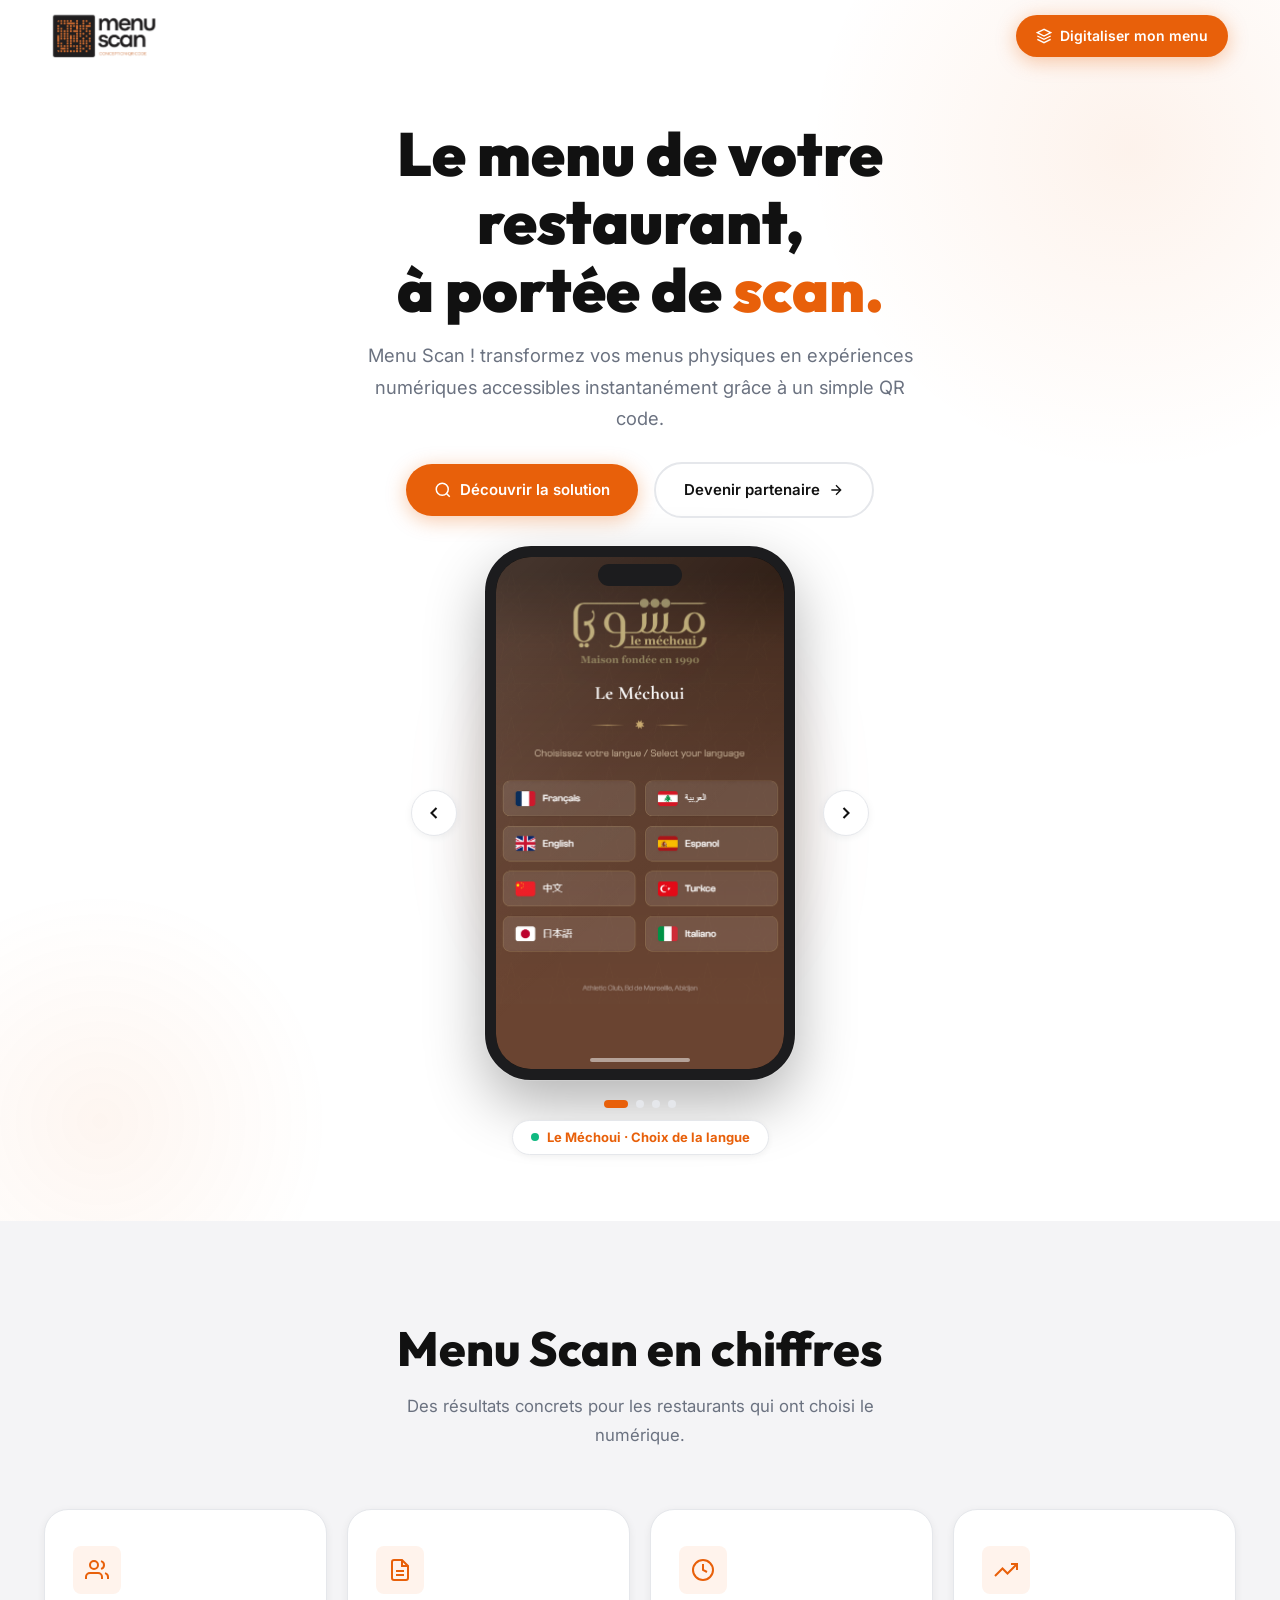
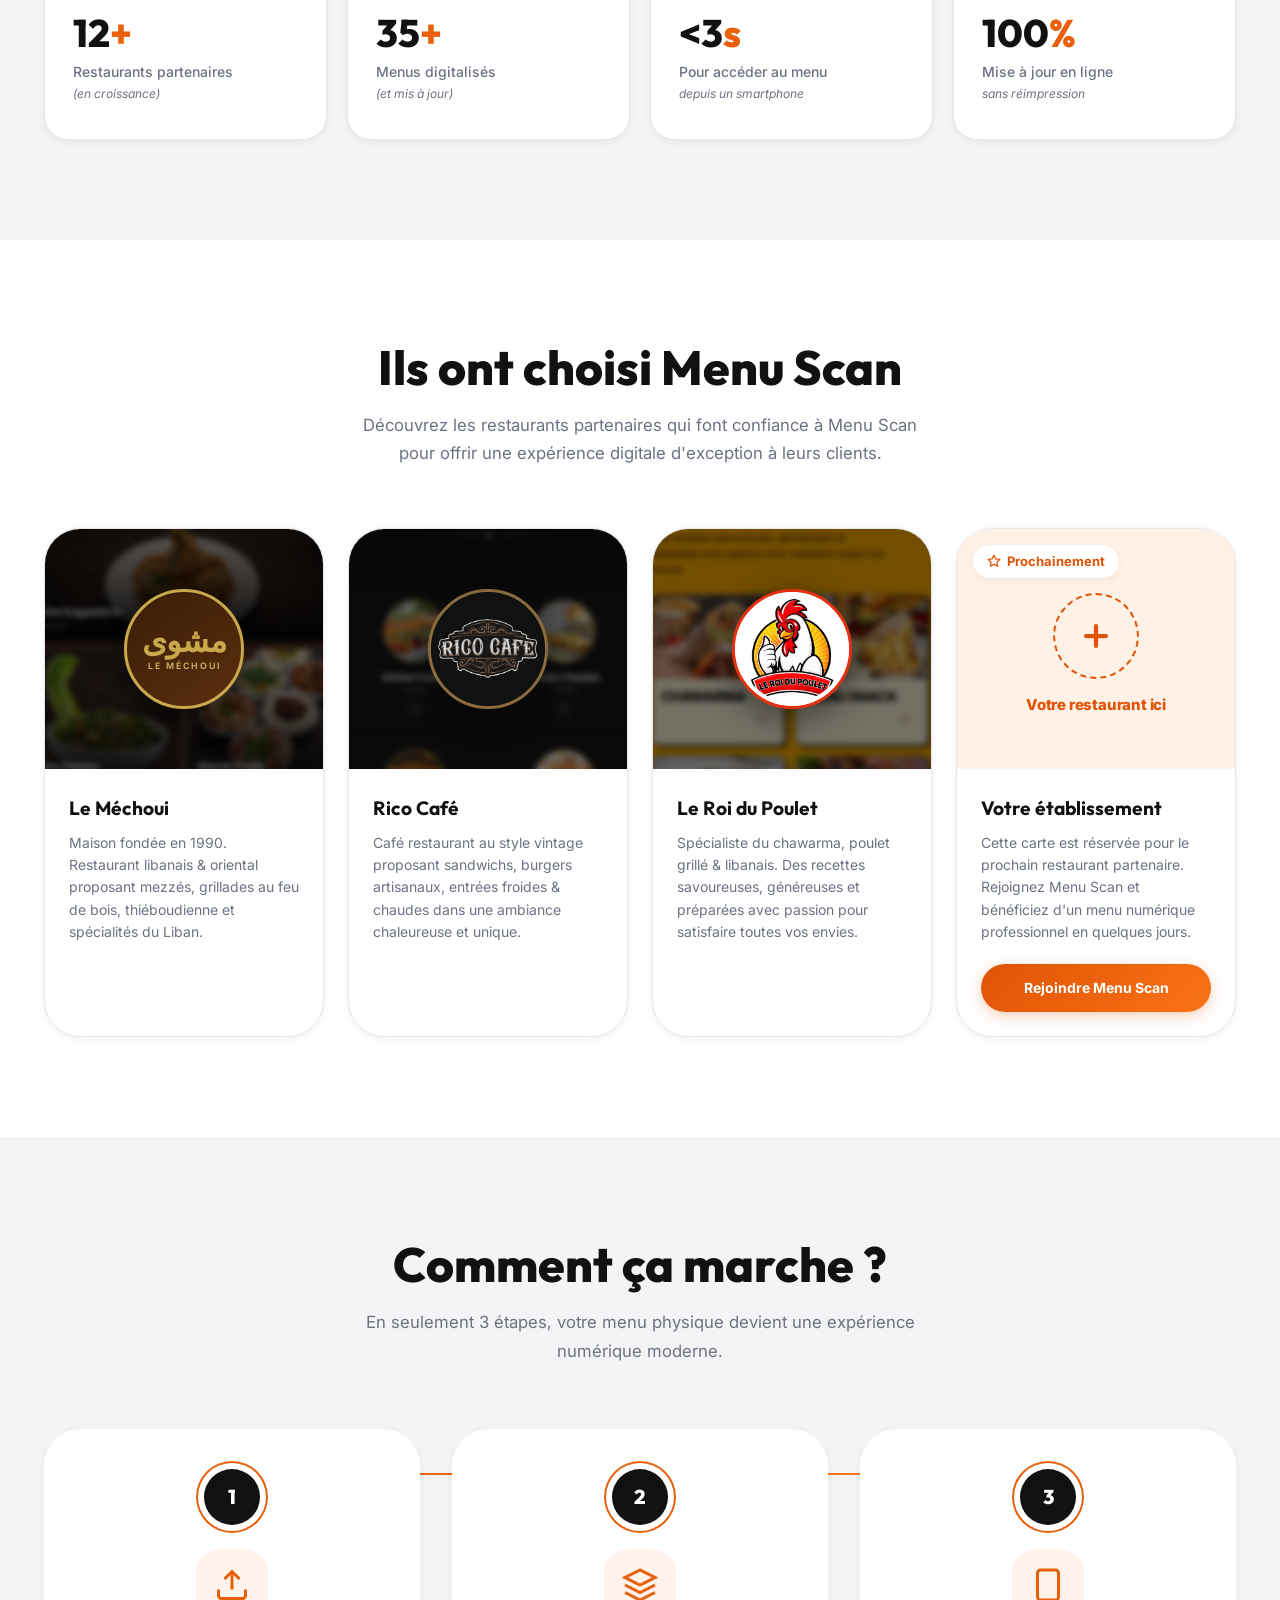
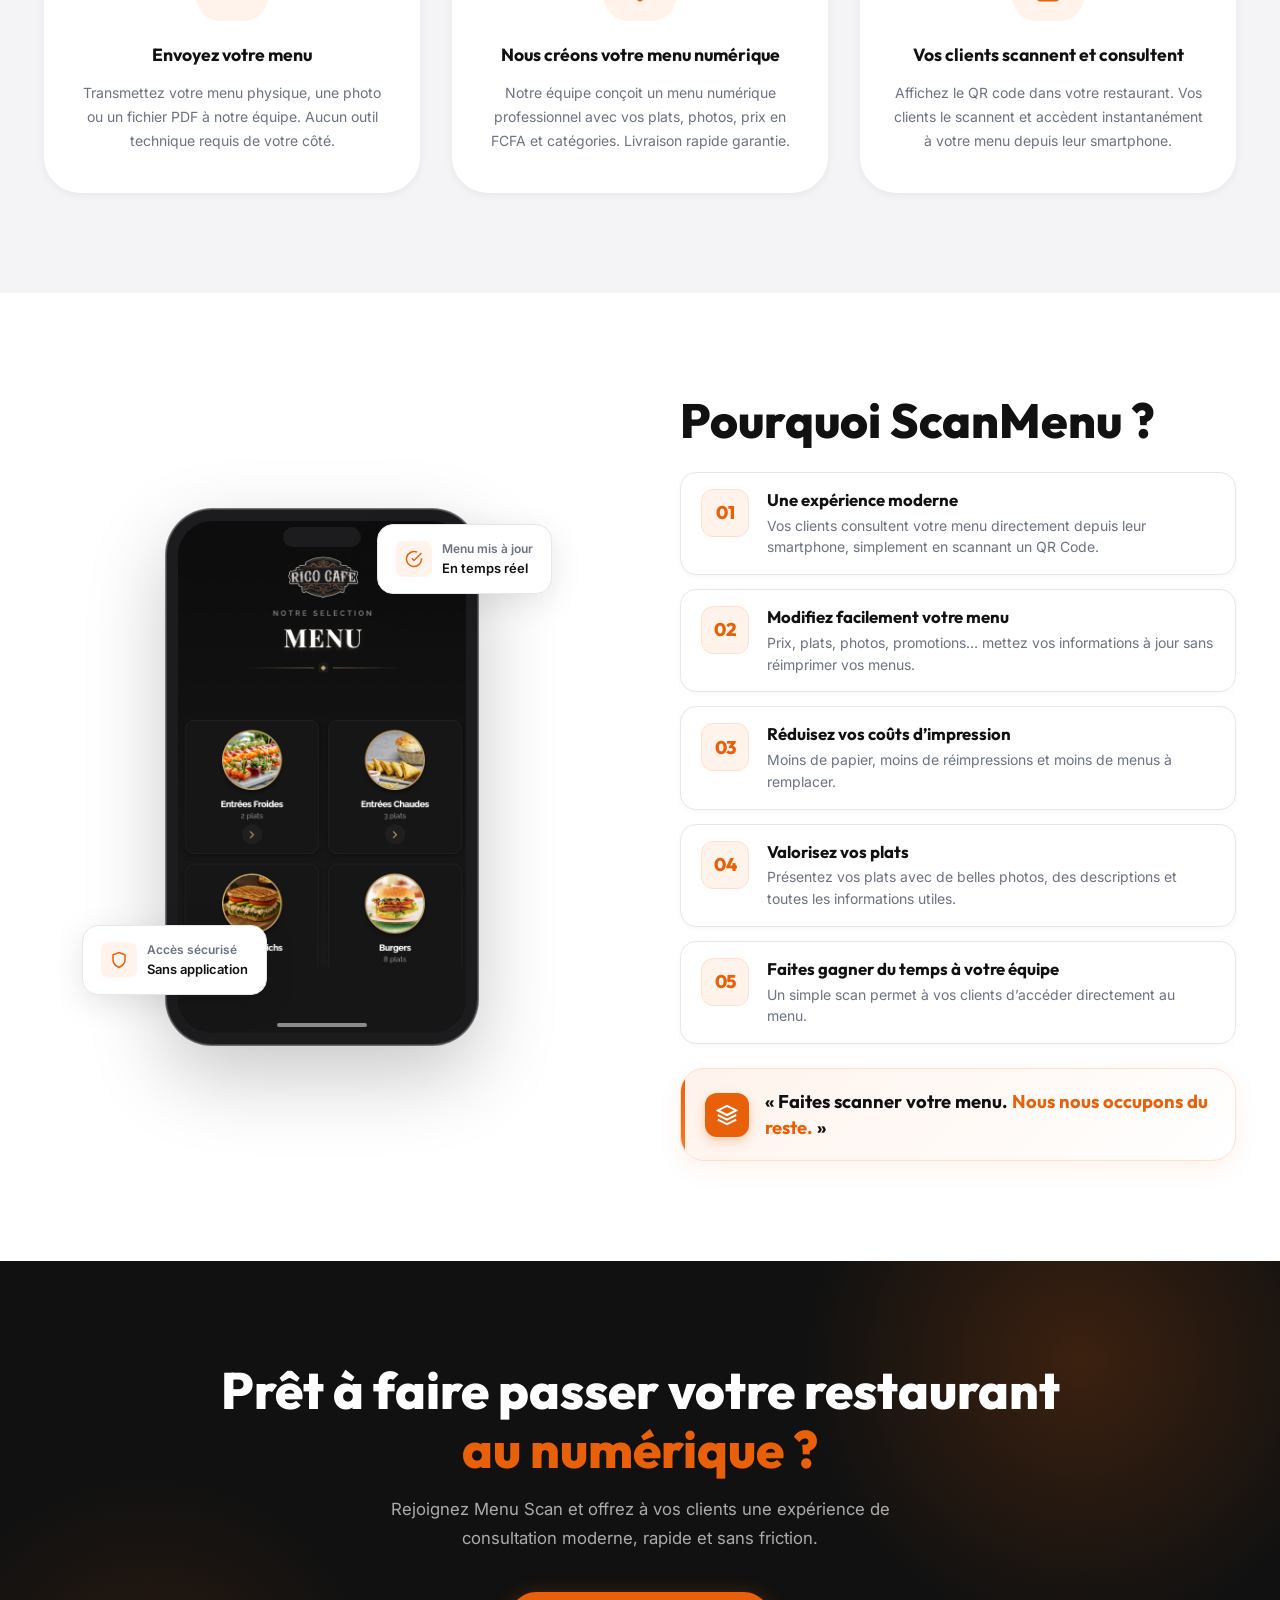
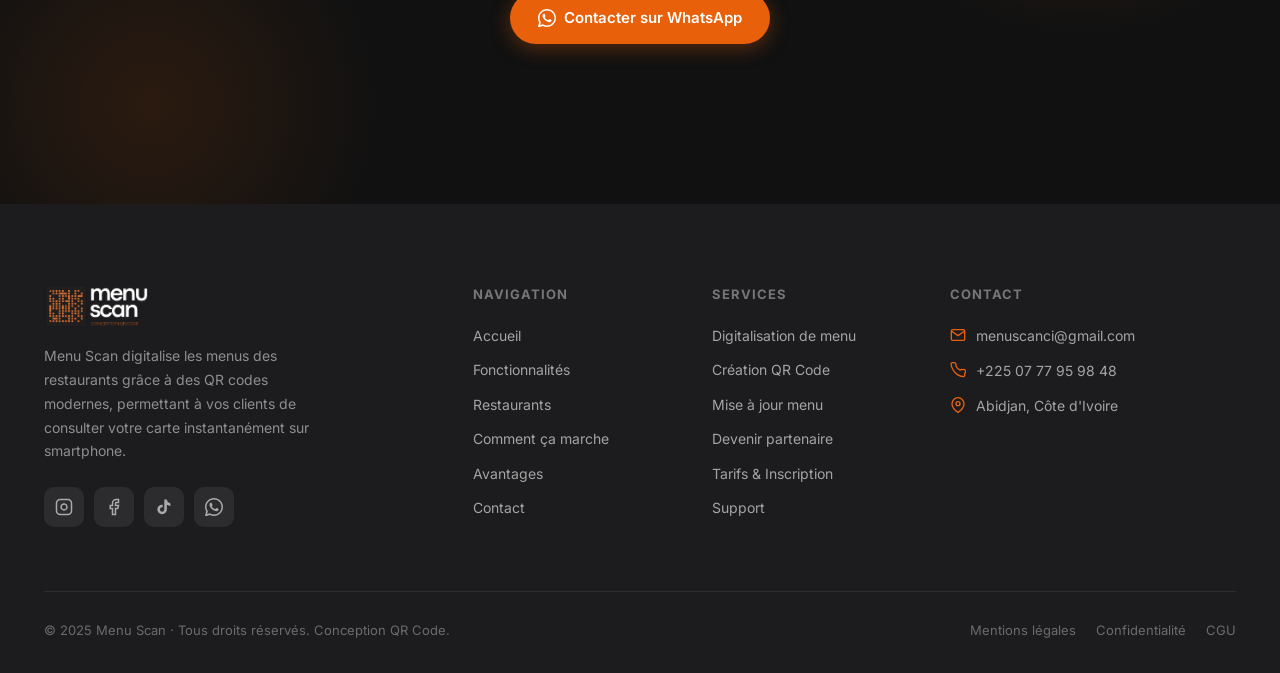
<file: index.html>
<!DOCTYPE html>
<html lang="fr">
<head>
  <meta charset="UTF-8" />
  <meta name="viewport" content="width=device-width, initial-scale=1.0" />
  <title>Menu Scan – Digitalisez le menu de votre restaurant</title>
  <meta name="description" content="Menu Scan transforme vos menus physiques en menus numériques accessibles sur smartphone grâce à un simple QR code. Solution simple, rapide et moderne." />
  <meta name="keywords" content="menu numérique, QR code restaurant, digitalisation menu, menu scan" />
  <link rel="stylesheet" href="style.css" />
  <meta property="og:title" content="Menu Scan – Le menu de votre restaurant, à portée de scan." />
  <meta property="og:description" content="Transformez votre menu physique en expérience numérique accessible instantanément." />
  <meta property="og:type" content="website" />
</head>
<body>

<!-- NAVIGATION -->
<header>
  <nav class="navbar" id="navbar" role="navigation" aria-label="Navigation principale">
    <div class="navbar-inner">
      <a href="#accueil" class="nav-logo" aria-label="Menu Scan – Accueil">
        <img src="images/logo.png" alt="Menu Scan" />
      </a>
      <div class="nav-cta">
        <a href="inscription.html" class="btn btn-primary btn-sm" id="nav-cta-btn">
          <svg width="16" height="16" fill="none" stroke="currentColor" stroke-width="2" viewBox="0 0 24 24"><path d="M12 2L2 7l10 5 10-5-10-5zM2 17l10 5 10-5M2 12l10 5 10-5"/></svg>
          Digitaliser mon menu
        </a>
      </div>
    </div>
  </nav>
</header>

<main>

<section class="hero" id="accueil" aria-label="Section d'accueil">
  <div class="hero-content container">
    <h1 class="hero-title">Le menu de votre restaurant,<br />à portée de <span>scan.</span></h1>
    <p class="hero-subtitle">Menu Scan ! transformez vos menus physiques en expériences numériques accessibles instantanément grâce à un simple QR code.</p>
    <div class="hero-buttons">
      <a href="#comment" class="btn btn-primary" id="hero-discover-btn">
        <svg width="18" height="18" fill="none" stroke="currentColor" stroke-width="2" viewBox="0 0 24 24"><circle cx="11" cy="11" r="8"/><path d="m21 21-4.35-4.35"/></svg>
        Découvrir la solution
      </a>
      <a href="inscription.html" class="btn btn-outline" id="hero-partner-btn">
        Devenir partenaire
        <svg width="16" height="16" fill="none" stroke="currentColor" stroke-width="2" viewBox="0 0 24 24"><path d="M5 12h14M12 5l7 7-7 7"/></svg>
      </a>
    </div>
  </div>

  <!-- Phone Showcase avec présentation animée fluide style PowerPoint des menus de restaurants -->
  <div class="phone-showcase" id="phoneShowcase" aria-label="Présentation interactive des menus de restaurants">
    
    <div class="phone-stage">
      <!-- Bouton navigation précédent -->
      <button class="phone-nav-btn prev" id="phonePrevBtn" aria-label="Menu précédent" title="Menu précédent">
        <svg width="20" height="20" fill="none" stroke="currentColor" stroke-width="2.5" viewBox="0 0 24 24"><path d="M15 18l-6-6 6-6"/></svg>
      </button>

      <!-- Smartphone -->
      <div class="phone-wrapper">
        <div class="phone-ambient-glow" aria-hidden="true"></div>
        <div class="phone-frame">
          <div class="phone-notch"></div>
          <div class="phone-status">
            <span class="time" id="phoneTime">12:45</span>
            <div class="icons">
              <svg fill="none" stroke="currentColor" stroke-width="2" viewBox="0 0 24 24" width="14" height="14"><path d="M5 12.55a11 11 0 0 1 14.08 0M1.42 9a16 16 0 0 1 21.16 0M8.53 16.11a6 6 0 0 1 6.95 0M12 20h.01"/></svg>
              <svg fill="none" stroke="currentColor" stroke-width="2" viewBox="0 0 24 24" width="14" height="14"><rect x="2" y="7" width="18" height="10" rx="2"/><path d="M22 11v2"/></svg>
            </div>
          </div>

          <!-- Écran intérieur du téléphone : diaporama animé des interfaces Le Méchoui -->
          <div class="phone-screen" id="phoneScreen">
            <div class="phone-slide is-active" data-index="0" role="tabpanel" aria-label="Le Méchoui - Choix de la langue">
              <img src="images/menu_mechoui_langues.png" alt="Le Méchoui - Choix de la langue" loading="eager" />
            </div>
            <div class="phone-slide" data-index="1" role="tabpanel" aria-label="Le Méchoui - Accueil & Services">
              <img src="images/menu_mechoui_accueil.png" alt="Le Méchoui - Accueil & Services" loading="lazy" />
            </div>
            <div class="phone-slide" data-index="2" role="tabpanel" aria-label="Le Méchoui - Notre Carte">
              <img src="images/menu_mechoui_carte.png" alt="Le Méchoui - Notre Carte" loading="lazy" />
            </div>
            <div class="phone-slide" data-index="3" role="tabpanel" aria-label="Le Méchoui - Carte des Boissons">
              <img src="images/menu_mechoui_boissons.png" alt="Le Méchoui - Carte des Boissons" loading="lazy" />
            </div>
            <!-- Reflet d'écran haut de gamme -->
            <div class="phone-glare" aria-hidden="true"></div>
          </div>

          <div class="phone-home-indicator"></div>
        </div>
      </div>

      <!-- Bouton navigation suivant -->
      <button class="phone-nav-btn next" id="phoneNextBtn" aria-label="Interface suivante" title="Interface suivante">
        <svg width="20" height="20" fill="none" stroke="currentColor" stroke-width="2.5" viewBox="0 0 24 24"><path d="M9 18l6-6-6-6"/></svg>
      </button>
    </div>

    <!-- Contrôles et indicateur en dessous du smartphone -->
    <div class="phone-bottom-bar">
      <div class="phone-dots" id="phoneDots" role="tablist" aria-label="Navigation des interfaces Le Méchoui">
        <button class="phone-dot active" data-slide="0" role="tab" aria-selected="true" aria-label="Choix de la langue"></button>
        <button class="phone-dot" data-slide="1" role="tab" aria-selected="false" aria-label="Accueil & Menus"></button>
        <button class="phone-dot" data-slide="2" role="tab" aria-selected="false" aria-label="Notre Carte"></button>
        <button class="phone-dot" data-slide="3" role="tab" aria-selected="false" aria-label="Carte des Boissons"></button>
      </div>
      <div class="phone-active-label" id="phoneActiveLabel">
        <span class="live-indicator"></span>
        <strong id="restaurantTitle">Le Méchoui · Choix de la langue</strong>
      </div>
    </div>

  </div>
</section>

<!-- STATS -->
<section class="stats" id="fonctionnalites" aria-label="Chiffres clés">
  <div class="container">
    <div class="text-center reveal" style="margin-bottom:60px">
      <h2 class="section-title">Menu Scan en chiffres</h2>
      <p class="section-subtitle">Des résultats concrets pour les restaurants qui ont choisi le numérique.</p>
    </div>
    <div class="stats-grid">
      <div class="stat-card reveal reveal-delay-1">
        <div class="stat-icon"><svg fill="none" stroke="currentColor" stroke-width="2" viewBox="0 0 24 24"><path d="M17 21v-2a4 4 0 0 0-4-4H5a4 4 0 0 0-4 4v2"/><circle cx="9" cy="7" r="4"/><path d="M23 21v-2a4 4 0 0 0-3-3.87M16 3.13a4 4 0 0 1 0 7.75"/></svg></div>
        <div class="stat-value">12<span>+</span></div>
        <div class="stat-label">Restaurants partenaires<br /><em style="font-size:12px;font-weight:400">(en croissance)</em></div>
      </div>
      <div class="stat-card reveal reveal-delay-2">
        <div class="stat-icon"><svg fill="none" stroke="currentColor" stroke-width="2" viewBox="0 0 24 24"><path d="M14 2H6a2 2 0 0 0-2 2v16a2 2 0 0 0 2 2h12a2 2 0 0 0 2-2V8z"/><polyline points="14 2 14 8 20 8"/><line x1="16" y1="13" x2="8" y2="13"/><line x1="16" y1="17" x2="8" y2="17"/></svg></div>
        <div class="stat-value">35<span>+</span></div>
        <div class="stat-label">Menus digitalisés<br /><em style="font-size:12px;font-weight:400">(et mis à jour)</em></div>
      </div>
      <div class="stat-card reveal reveal-delay-3">
        <div class="stat-icon"><svg fill="none" stroke="currentColor" stroke-width="2" viewBox="0 0 24 24"><circle cx="12" cy="12" r="10"/><polyline points="12 6 12 12 16 14"/></svg></div>
        <div class="stat-value">&lt;3<span>s</span></div>
        <div class="stat-label">Pour accéder au menu<br /><em style="font-size:12px;font-weight:400">depuis un smartphone</em></div>
      </div>
      <div class="stat-card reveal reveal-delay-4">
        <div class="stat-icon"><svg fill="none" stroke="currentColor" stroke-width="2" viewBox="0 0 24 24"><polyline points="23 6 13.5 15.5 8.5 10.5 1 18"/><polyline points="17 6 23 6 23 12"/></svg></div>
        <div class="stat-value">100<span>%</span></div>
        <div class="stat-label">Mise à jour en ligne<br /><em style="font-size:12px;font-weight:400">sans réimpression</em></div>
      </div>
    </div>
  </div>
</section>

<!-- PARTNERS -->
<section class="partners" id="partenaires" aria-label="Restaurants partenaires">
  <div class="container">
    <div class="partners-header text-center reveal">
      <h2 class="section-title">Ils ont choisi Menu Scan</h2>
      <p class="section-subtitle">Découvrez les restaurants partenaires qui font confiance à Menu Scan pour offrir une expérience digitale d'exception à leurs clients.</p>
    </div>
    <div class="partners-grid">

      <!-- Le Méchoui -->
      <article class="partner-card reveal reveal-delay-1">
        <div class="partner-card-image partner-mechoui-bg">
          <div class="partner-logo-overlay">
            <img src="images/menu_mechoui.png" alt="Menu Le Méchoui" loading="lazy" class="partner-bg-img" />
          </div>
          <div class="partner-logo-badge">
            <div class="partner-logo-circle mechoui-logo">
              <span class="partner-logo-text mechoui-text">مشوى</span>
              <span class="partner-logo-sub">le méchoui</span>
            </div>
          </div>

        </div>
        <div class="partner-card-body">
          <h3 class="partner-card-name">Le Méchoui</h3>
          <p class="partner-card-desc">Maison fondée en 1990. Restaurant libanais & oriental proposant mezzés, grillades au feu de bois, thiéboudienne et spécialités du Liban.</p>
        </div>
      </article>

      <!-- Rico Café -->
      <article class="partner-card reveal reveal-delay-2">
        <div class="partner-card-image partner-rico-bg">
          <div class="partner-logo-overlay">
            <img src="images/menu_rico.png" alt="Menu Rico Café" loading="lazy" class="partner-bg-img" />
          </div>
          <div class="partner-logo-badge">
            <div class="partner-logo-circle rico-logo">
              <img src="images/logo_rico_cafe.webp" alt="Logo Rico Café" loading="lazy" />
            </div>
          </div>


        </div>
        <div class="partner-card-body">
          <h3 class="partner-card-name">Rico Café</h3>
          <p class="partner-card-desc">Café restaurant au style vintage proposant sandwichs, burgers artisanaux, entrées froides & chaudes dans une ambiance chaleureuse et unique.</p>
        </div>
      </article>

      <!-- Le Roi du Poulet -->
      <article class="partner-card reveal reveal-delay-3">
        <div class="partner-card-image partner-roi-bg">
          <div class="partner-logo-overlay">
            <img src="images/menu_roi_poulet.png" alt="Menu Le Roi du Poulet" loading="lazy" class="partner-bg-img" />
          </div>
          <div class="partner-logo-badge">
            <div class="partner-logo-circle roi-logo">
              <img src="images/logo_roi_poulet.png" alt="Logo Le Roi du Poulet" loading="lazy" />
            </div>
          </div>

        </div>
        <div class="partner-card-body">
          <h3 class="partner-card-name">Le Roi du Poulet</h3>
          <p class="partner-card-desc">Spécialiste du chawarma, poulet grillé & libanais. Des recettes savoureuses, généreuses et préparées avec passion pour satisfaire toutes vos envies.</p>
        </div>
      </article>

      <!-- Votre établissement (Appel à partenaire) -->
      <article class="partner-card partner-card-cta reveal reveal-delay-4">
        <div class="partner-card-image partner-cta-image">
          <span class="partner-cta-badge">
            <svg width="14" height="14" viewBox="0 0 24 24" fill="none" stroke="currentColor" stroke-width="2.2" stroke-linecap="round" stroke-linejoin="round">
              <polygon points="12 2 15.09 8.26 22 9.27 17 14.14 18.18 21.02 12 17.77 5.82 21.02 7 14.14 2 9.27 8.91 8.26 12 2"/>
            </svg>
            Prochainement
          </span>
          <div class="partner-cta-center">
            <div class="partner-cta-circle">
              <svg width="34" height="34" viewBox="0 0 24 24" fill="none" stroke="currentColor" stroke-width="3" stroke-linecap="round" stroke-linejoin="round">
                <line x1="12" y1="5" x2="12" y2="19"></line>
                <line x1="5" y1="12" x2="19" y2="12"></line>
              </svg>
            </div>
            <span class="partner-cta-text">Votre restaurant ici</span>
          </div>
        </div>
        <div class="partner-card-body">
          <h3 class="partner-card-name">Votre établissement</h3>
          <p class="partner-card-desc">Cette carte est réservée pour le prochain restaurant partenaire. Rejoignez Menu Scan et bénéficiez d'un menu numérique professionnel en quelques jours.</p>
          <a href="inscription.html" class="btn btn-primary partner-cta-btn" id="btn-rejoindre-menuscan">
            Rejoindre Menu Scan
          </a>
        </div>
      </article>

    </div>
  </div>
</section>

<!-- HOW IT WORKS -->
<section class="how-it-works" id="comment" aria-label="Comment ça marche">
  <div class="container">
    <div class="text-center reveal">
      <h2 class="section-title">Comment ça marche ?</h2>
      <p class="section-subtitle">En seulement 3 étapes, votre menu physique devient une expérience numérique moderne.</p>
    </div>
    <div class="steps-grid">
      <div class="step-card reveal reveal-delay-1">
        <div class="step-number">1</div>
        <div class="step-icon"><svg fill="none" stroke="currentColor" stroke-width="2" viewBox="0 0 24 24"><path d="M21 15v4a2 2 0 0 1-2 2H5a2 2 0 0 1-2-2v-4"/><polyline points="17 8 12 3 7 8"/><line x1="12" y1="3" x2="12" y2="15"/></svg></div>
        <h3 class="step-title">Envoyez votre menu</h3>
        <p class="step-desc">Transmettez votre menu physique, une photo ou un fichier PDF à notre équipe. Aucun outil technique requis de votre côté.</p>
      </div>
      <div class="step-card reveal reveal-delay-2">
        <div class="step-number">2</div>
        <div class="step-icon"><svg fill="none" stroke="currentColor" stroke-width="2" viewBox="0 0 24 24"><path d="M12 2L2 7l10 5 10-5-10-5zM2 17l10 5 10-5M2 12l10 5 10-5"/></svg></div>
        <h3 class="step-title">Nous créons votre menu numérique</h3>
        <p class="step-desc">Notre équipe conçoit un menu numérique professionnel avec vos plats, photos, prix en FCFA et catégories. Livraison rapide garantie.</p>
      </div>
      <div class="step-card reveal reveal-delay-3">
        <div class="step-number">3</div>
        <div class="step-icon"><svg fill="none" stroke="currentColor" stroke-width="2" viewBox="0 0 24 24"><rect x="5" y="2" width="14" height="20" rx="2" ry="2"/><line x1="12" y1="18" x2="12.01" y2="18"/></svg></div>
        <h3 class="step-title">Vos clients scannent et consultent</h3>
        <p class="step-desc">Affichez le QR code dans votre restaurant. Vos clients le scannent et accèdent instantanément à votre menu depuis leur smartphone.</p>
      </div>
    </div>
  </div>
</section>

<!-- ADVANTAGES -->
<section class="advantages" id="avantages" aria-label="Avantages Menu Scan">
  <div class="container">
    <div class="advantages-layout">
      <div class="advantages-visual reveal">
        <div class="adv-phone-mini">
          <div class="adv-phone-mini-screen">
            <img src="images/menu_rico.png" alt="Aperçu menu numérique Rico Café" loading="lazy" />
          </div>
        </div>
        <div class="adv-floating-badge">
          <div class="badge-icon"><svg fill="none" stroke="currentColor" stroke-width="2" viewBox="0 0 24 24"><path d="M22 11.08V12a10 10 0 1 1-5.93-9.14"/><polyline points="22 4 12 14.01 9 11.01"/></svg></div>
          <div>
            <div style="font-size:12px;color:#6B7280">Menu mis à jour</div>
            <div>En temps réel</div>
          </div>
        </div>
        <div class="adv-floating-badge">
          <div class="badge-icon"><svg fill="none" stroke="currentColor" stroke-width="2" viewBox="0 0 24 24"><path d="M12 22s8-4 8-10V5l-8-3-8 3v7c0 6 8 10 8 10z"/></svg></div>
          <div>
            <div style="font-size:12px;color:#6B7280">Accès sécurisé</div>
            <div>Sans application</div>
          </div>
        </div>
      </div>
      <div class="reveal reveal-delay-2">
        <h2 class="section-title">Pourquoi ScanMenu ?</h2>
        <div class="advantages-list">
          <div class="adv-item">
            <div class="adv-num">01</div>
            <div class="adv-item-content">
              <h3 class="adv-item-title">Une expérience moderne</h3>
              <p class="adv-item-desc">Vos clients consultent votre menu directement depuis leur smartphone, simplement en scannant un QR Code.</p>
            </div>
          </div>
          <div class="adv-item">
            <div class="adv-num">02</div>
            <div class="adv-item-content">
              <h3 class="adv-item-title">Modifiez facilement votre menu</h3>
              <p class="adv-item-desc">Prix, plats, photos, promotions… mettez vos informations à jour sans réimprimer vos menus.</p>
            </div>
          </div>
          <div class="adv-item">
            <div class="adv-num">03</div>
            <div class="adv-item-content">
              <h3 class="adv-item-title">Réduisez vos coûts d’impression</h3>
              <p class="adv-item-desc">Moins de papier, moins de réimpressions et moins de menus à remplacer.</p>
            </div>
          </div>
          <div class="adv-item">
            <div class="adv-num">04</div>
            <div class="adv-item-content">
              <h3 class="adv-item-title">Valorisez vos plats</h3>
              <p class="adv-item-desc">Présentez vos plats avec de belles photos, des descriptions et toutes les informations utiles.</p>
            </div>
          </div>
          <div class="adv-item">
            <div class="adv-num">05</div>
            <div class="adv-item-content">
              <h3 class="adv-item-title">Faites gagner du temps à votre équipe</h3>
              <p class="adv-item-desc">Un simple scan permet à vos clients d’accéder directement au menu.</p>
            </div>
          </div>
        </div>
        <div class="adv-conclusion">
          <div class="adv-conclusion-icon">
            <svg width="22" height="22" fill="none" stroke="currentColor" stroke-width="2.2" viewBox="0 0 24 24"><path d="M12 2L2 7l10 5 10-5-10-5zM2 17l10 5 10-5M2 12l10 5 10-5"/></svg>
          </div>
          <p class="adv-conclusion-text">
            « Faites scanner votre menu. <span>Nous nous occupons du reste.</span> »
          </p>
        </div>
      </div>
    </div>
  </div>
</section>

<!-- CTA -->
<section class="cta-section" id="contact" aria-label="Contact et appel à l'action">
  <div class="container">
    <div class="cta-inner reveal">
      <h2 class="cta-title">Prêt à faire passer votre restaurant<br /><span>au numérique ?</span></h2>
      <p class="cta-subtitle">Rejoignez Menu Scan et offrez à vos clients une expérience de consultation moderne, rapide et sans friction.</p>
      <div class="cta-buttons">
        <a href="inscription.html" class="btn btn-primary" id="cta-whatsapp-btn">
          <svg fill="currentColor" width="18" height="18" viewBox="0 0 24 24"><path d="M17.472 14.382c-.297-.149-1.758-.867-2.03-.967-.273-.099-.471-.148-.67.15-.197.297-.767.966-.94 1.164-.173.199-.347.223-.644.075-.297-.15-1.255-.463-2.39-1.475-.883-.788-1.48-1.761-1.653-2.059-.173-.297-.018-.458.13-.606.134-.133.298-.347.446-.52.149-.174.198-.298.298-.497.099-.198.05-.371-.025-.52-.075-.149-.669-1.612-.916-2.207-.242-.579-.487-.5-.669-.51-.173-.008-.371-.01-.57-.01-.198 0-.52.074-.792.372-.272.297-1.04 1.016-1.04 2.479 0 1.462 1.065 2.875 1.213 3.074.149.198 2.096 3.2 5.077 4.487.709.306 1.262.489 1.694.625.712.227 1.36.195 1.871.118.571-.085 1.758-.719 2.006-1.413.248-.694.248-1.289.173-1.413-.074-.124-.272-.198-.57-.347zM12 0C5.373 0 0 5.373 0 12c0 2.122.555 4.113 1.524 5.843L.057 23.286c-.1.315.014.656.274.856.26.2.614.224.899.061L6.571 22.5C8.276 23.463 10.076 24 12 24c6.627 0 12-5.373 12-12S18.627 0 12 0zm0 22c-1.805 0-3.539-.476-5.044-1.314l-.361-.21-3.741.979.999-3.645-.229-.375A9.932 9.932 0 0 1 2 12C2 6.477 6.477 2 12 2s10 4.477 10 10-4.477 10-10 10z"/></svg>
          Contacter sur WhatsApp
        </a>
      </div>

    </div>
  </div>
</section>

</main>

<!-- FOOTER -->
<footer class="footer" aria-label="Pied de page">
  <div class="container">
    <div class="footer-grid">
      <div>
        <img src="images/logo_white.png" alt="Menu Scan" class="footer-brand-logo" />
        <p class="footer-brand-desc">Menu Scan digitalise les menus des restaurants grâce à des QR codes modernes, permettant à vos clients de consulter votre carte instantanément sur smartphone.</p>
        <div class="footer-socials">
          <a href="#" class="social-btn" aria-label="Instagram">
            <svg fill="none" stroke="currentColor" stroke-width="2" viewBox="0 0 24 24"><rect x="2" y="2" width="20" height="20" rx="5" ry="5"/><path d="M16 11.37A4 4 0 1 1 12.63 8 4 4 0 0 1 16 11.37z"/><line x1="17.5" y1="6.5" x2="17.51" y2="6.5"/></svg>
          </a>
          <a href="https://www.facebook.com/share/r/14tLhK4Bgeu/?mibextid=wwXIfr" target="_blank" rel="noopener noreferrer" class="social-btn" aria-label="Facebook Menu Scan">
            <svg fill="none" stroke="currentColor" stroke-width="2" viewBox="0 0 24 24"><path d="M18 2h-3a5 5 0 0 0-5 5v3H7v4h3v8h4v-8h3l1-4h-4V7a1 1 0 0 1 1-1h3z"/></svg>
          </a>
          <a href="https://www.tiktok.com/@menuscan.ci" target="_blank" rel="noopener noreferrer" class="social-btn" aria-label="TikTok @menuscan.ci">
            <svg fill="currentColor" viewBox="0 0 24 24"><path d="M19.59 6.69a4.83 4.83 0 0 1-3.77-4.25V2h-3.45v13.67a2.89 2.89 0 0 1-2.88 2.5 2.89 2.89 0 0 1-2.89-2.89 2.89 2.89 0 0 1 2.89-2.89c.28 0 .54.04.79.1V9.01a6.34 6.34 0 0 0-.79-.05 6.34 6.34 0 0 0-6.34 6.34 6.34 6.34 0 0 0 6.34 6.34 6.34 6.34 0 0 0 6.33-6.34V9.09a8.16 8.16 0 0 0 4.77 1.52V7.17a4.85 4.85 0 0 1-1-.48z"/></svg>
          </a>
          <a href="inscription.html" class="social-btn" aria-label="WhatsApp">
            <svg fill="currentColor" viewBox="0 0 24 24"><path d="M17.472 14.382c-.297-.149-1.758-.867-2.03-.967-.273-.099-.471-.148-.67.15-.197.297-.767.966-.94 1.164-.173.199-.347.223-.644.075-.297-.15-1.255-.463-2.39-1.475-.883-.788-1.48-1.761-1.653-2.059-.173-.297-.018-.458.13-.606.134-.133.298-.347.446-.52.149-.174.198-.298.298-.497.099-.198.05-.371-.025-.52-.075-.149-.669-1.612-.916-2.207-.242-.579-.487-.5-.669-.51-.173-.008-.371-.01-.57-.01-.198 0-.52.074-.792.372-.272.297-1.04 1.016-1.04 2.479 0 1.462 1.065 2.875 1.213 3.074.149.198 2.096 3.2 5.077 4.487.709.306 1.262.489 1.694.625.712.227 1.36.195 1.871.118.571-.085 1.758-.719 2.006-1.413.248-.694.248-1.289.173-1.413-.074-.124-.272-.198-.57-.347zM12 0C5.373 0 0 5.373 0 12c0 2.122.555 4.113 1.524 5.843L.057 23.286c-.1.315.014.656.274.856.26.2.614.224.899.061L6.571 22.5C8.276 23.463 10.076 24 12 24c6.627 0 12-5.373 12-12S18.627 0 12 0zm0 22c-1.805 0-3.539-.476-5.044-1.314l-.361-.21-3.741.979.999-3.645-.229-.375A9.932 9.932 0 0 1 2 12C2 6.477 6.477 2 12 2s10 4.477 10 10-4.477 10-10 10z"/></svg>
          </a>
        </div>
      </div>
      <div>
        <h4 class="footer-col-title">Navigation</h4>
        <nav class="footer-links" aria-label="Navigation pied de page">
          <a href="#accueil">Accueil</a>
          <a href="#fonctionnalites">Fonctionnalités</a>
          <a href="#partenaires">Restaurants</a>
          <a href="#comment">Comment ça marche</a>
          <a href="#avantages">Avantages</a>
          <a href="#contact">Contact</a>
        </nav>
      </div>
      <div>
        <h4 class="footer-col-title">Services</h4>
        <nav class="footer-links" aria-label="Services">
          <a href="#contact">Digitalisation de menu</a>
          <a href="#contact">Création QR Code</a>
          <a href="#contact">Mise à jour menu</a>
          <a href="inscription.html">Devenir partenaire</a>
          <a href="inscription.html">Tarifs & Inscription</a>
          <a href="#contact">Support</a>
        </nav>
      </div>
      <div>
        <h4 class="footer-col-title">Contact</h4>
        <div class="footer-contact-item">
          <svg fill="none" stroke="currentColor" stroke-width="2" viewBox="0 0 24 24"><path d="M4 4h16c1.1 0 2 .9 2 2v12c0 1.1-.9 2-2 2H4c-1.1 0-2-.9-2-2V6c0-1.1.9-2 2-2z"/><polyline points="22,6 12,13 2,6"/></svg>
          <a href="mailto:menuscanci@gmail.com">menuscanci@gmail.com</a>
        </div>
        <div class="footer-contact-item">
          <svg fill="none" stroke="currentColor" stroke-width="2" viewBox="0 0 24 24"><path d="M22 16.92v3a2 2 0 0 1-2.18 2 19.79 19.79 0 0 1-8.63-3.07A19.5 19.5 0 0 1 4.69 12 19.79 19.79 0 0 1 1.61 3.35 2 2 0 0 1 3.59 1h3a2 2 0 0 1 2 1.72c.127.38.266.75.42 1.1L9 6.4a16 16 0 0 0 6 6l.78-.78a2 2 0 0 1 2.11-.45c.35.154.72.293 1.1.42A2 2 0 0 1 22 16.92z"/></svg>
          <a href="inscription.html">+225 07 77 95 98 48</a>
        </div>
        <div class="footer-contact-item">
          <svg fill="none" stroke="currentColor" stroke-width="2" viewBox="0 0 24 24"><path d="M21 10c0 7-9 13-9 13s-9-6-9-13a9 9 0 0 1 18 0z"/><circle cx="12" cy="10" r="3"/></svg>
          <span>Abidjan, Côte d'Ivoire</span>
        </div>
      </div>
    </div>
    <div class="footer-bottom">
      <p>&copy; 2025 Menu Scan &middot; Tous droits réservés. Conception QR Code.</p>
      <div class="footer-bottom-links">
        <a href="#">Mentions légales</a>
        <a href="#">Confidentialité</a>
        <a href="#">CGU</a>
      </div>
    </div>
  </div>
</footer>

<script src="script.js"></script>
</body>
</html>
</file>
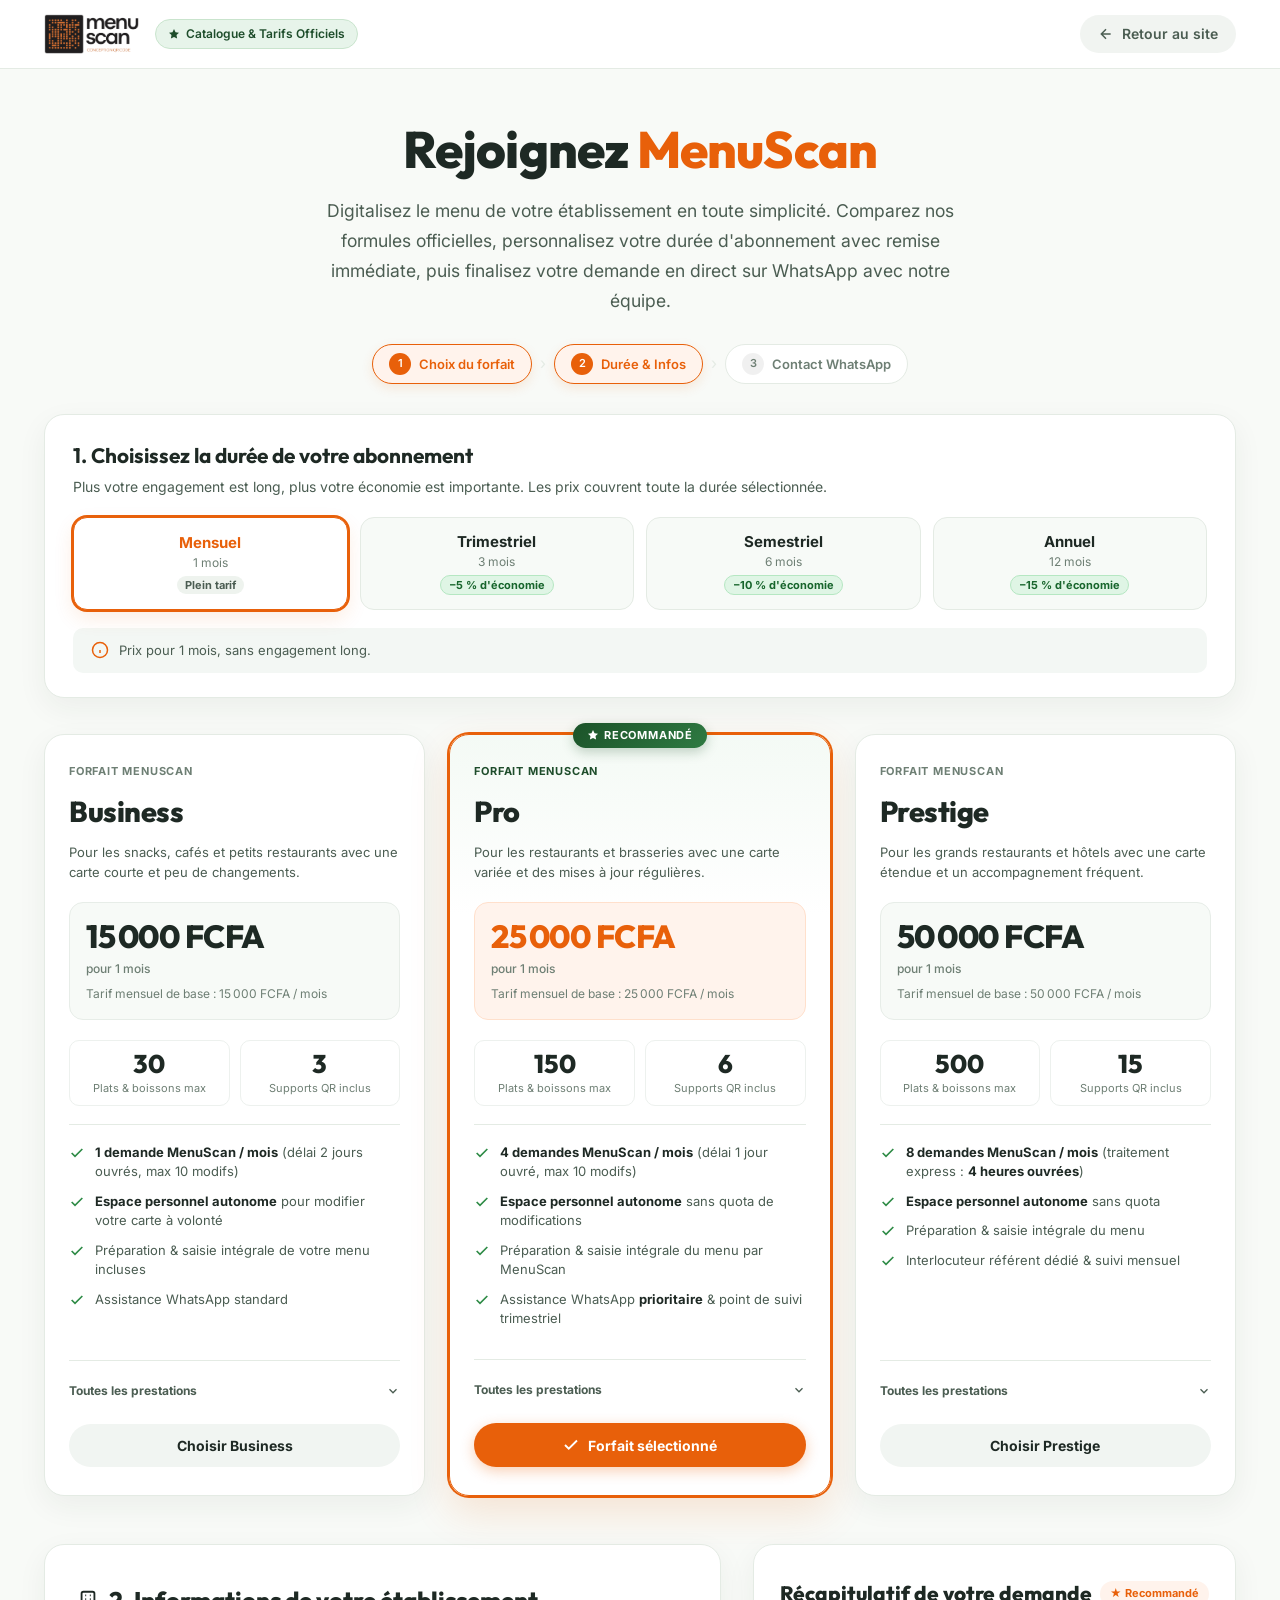
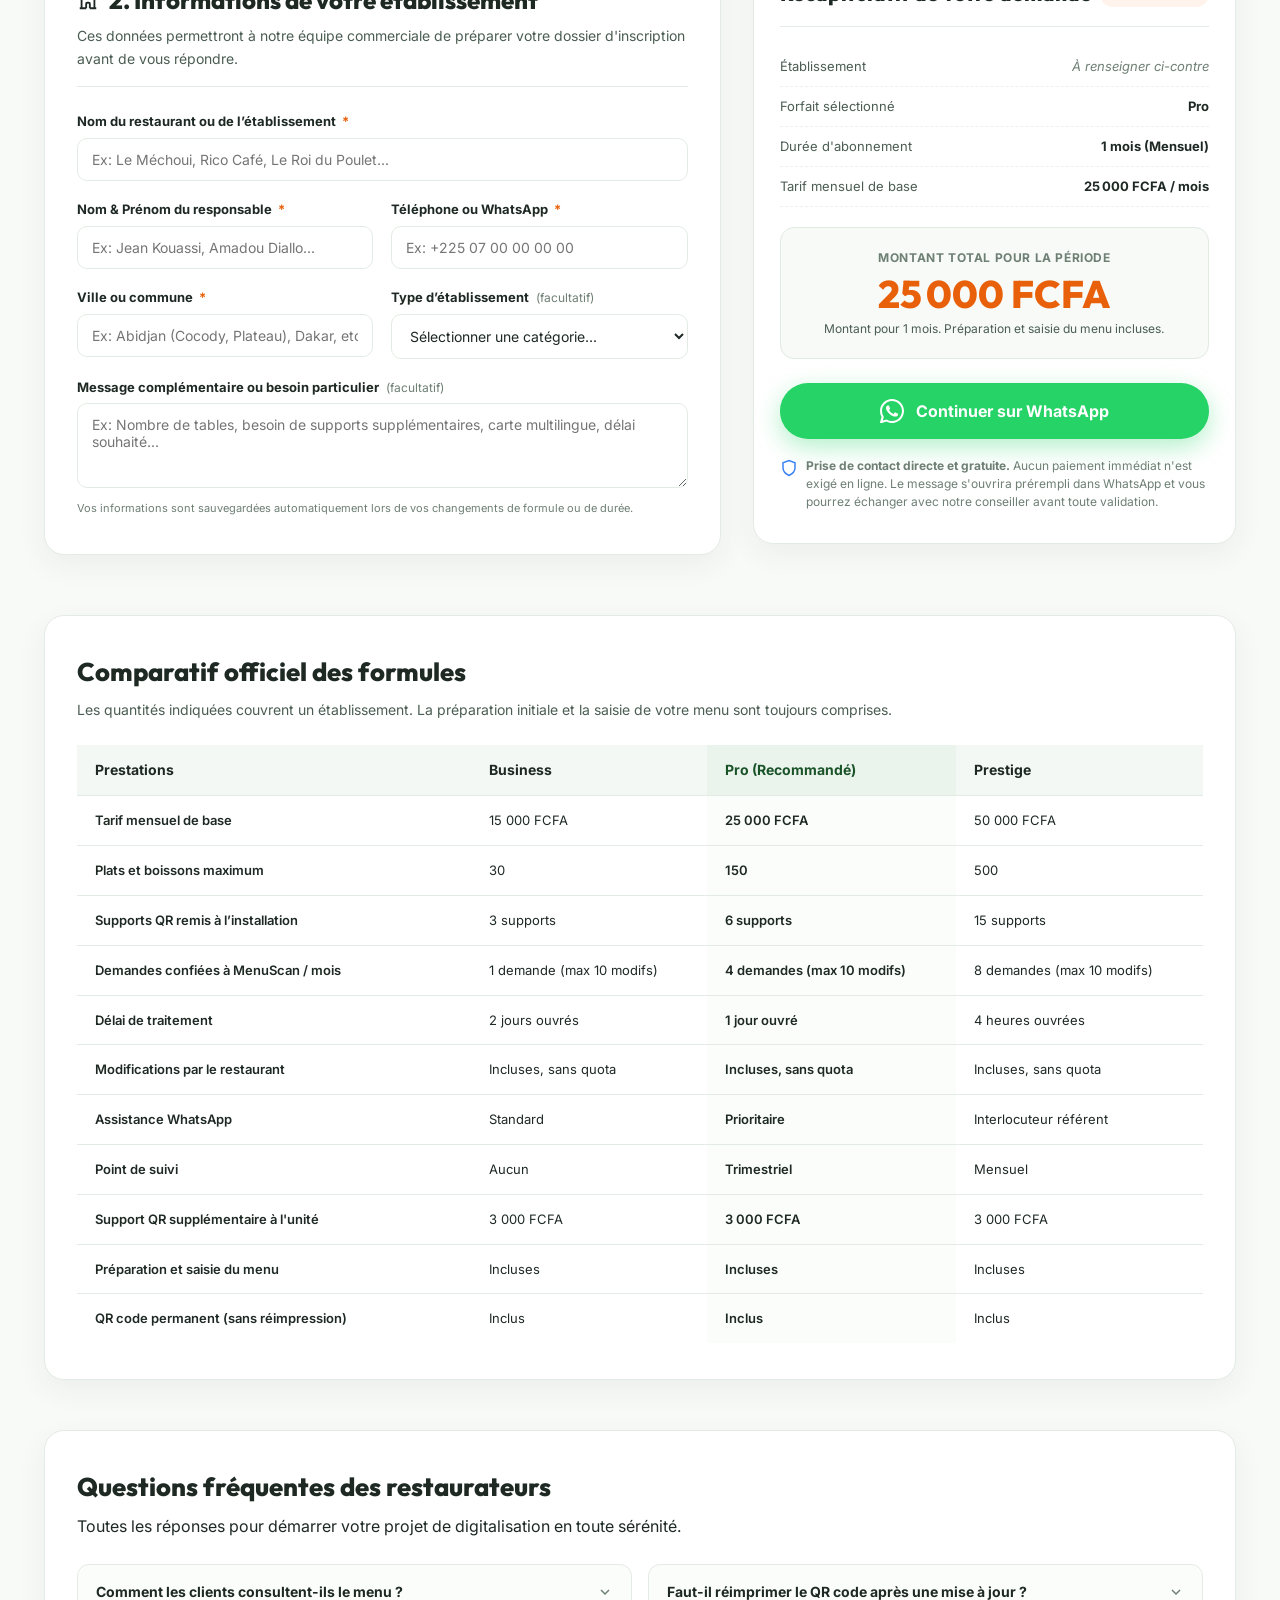
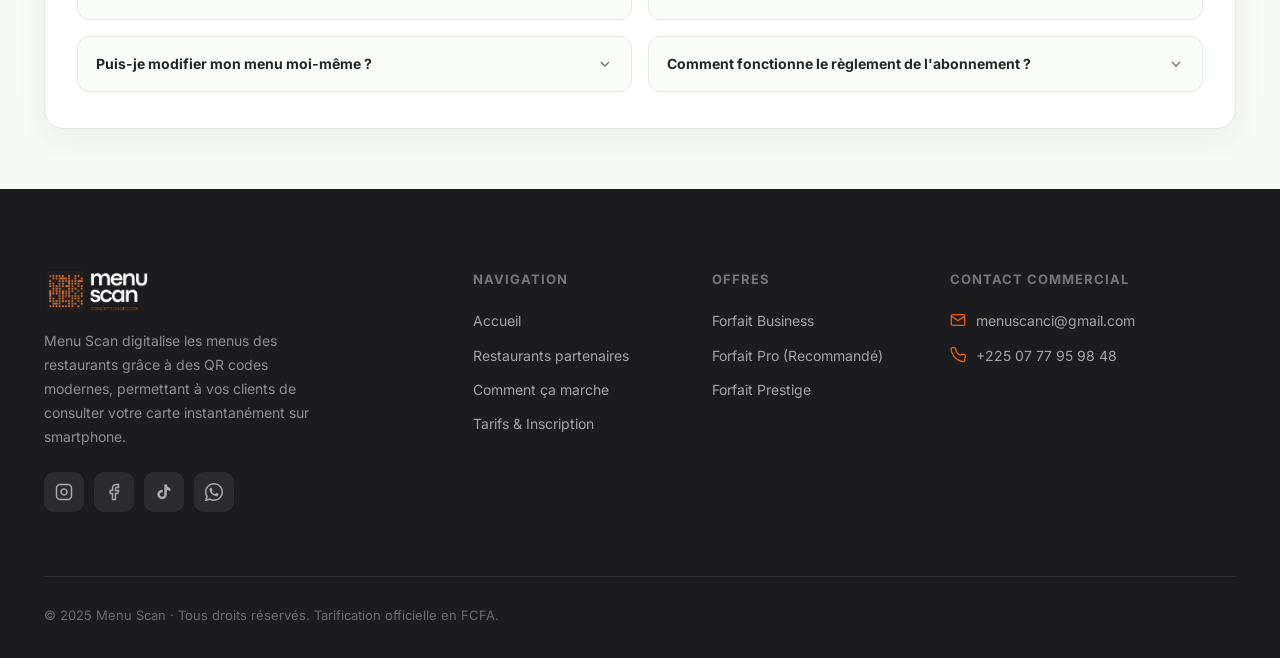
<file: inscription.html>
<!DOCTYPE html>
<html lang="fr">
<head>
  <meta charset="UTF-8" />
  <meta name="viewport" content="width=device-width, initial-scale=1.0" />
  <title>Rejoignez MenuScan · Tarification & Inscription Commerciale</title>
  <meta name="description" content="Inscrivez votre restaurant à MenuScan : choisissez votre forfait (Business, Pro, Prestige) et votre durée d'abonnement, puis contactez notre équipe sur WhatsApp avec vos sélections." />
  <link rel="stylesheet" href="style.css" />
  <link rel="stylesheet" href="inscription.css" />
  <link rel="icon" type="image/png" href="images/logo.png" />
</head>
<body class="inscription-page">

  <!-- TOPBAR / NAVIGATION -->
  <header class="inscr-header">
    <div class="container inscr-nav">
      <div class="inscr-nav-left">
        <a href="index.html" class="inscr-logo" aria-label="MenuScan – Retour à l'accueil">
          <img src="images/logo.png" alt="MenuScan" />
        </a>
        <span class="inscr-nav-badge">
          <svg width="12" height="12" viewBox="0 0 24 24" fill="currentColor"><path d="M12 2l3.09 6.26L22 9.27l-5 4.87 1.18 6.88L12 17.77l-6.18 3.25L7 14.14 2 9.27l6.91-1.01L12 2z"/></svg>
          Catalogue & Tarifs Officiels
        </span>
      </div>
      <div class="inscr-nav-right">
        <a href="index.html#partenaires" class="inscr-back-btn">
          <svg width="16" height="16" fill="none" stroke="currentColor" stroke-width="2.2" viewBox="0 0 24 24"><path d="M19 12H5M12 19l-7-7 7-7"/></svg>
          <span>Retour au site</span>
        </a>
      </div>
    </div>
  </header>

  <main class="container">

    <!-- HERO HEADER -->
    <section class="inscr-hero">

      <h1 class="inscr-hero-title">Rejoignez <span>MenuScan</span></h1>
      <p class="inscr-hero-subtitle">
        Digitalisez le menu de votre établissement en toute simplicité. Comparez nos formules officielles, personnalisez votre durée d'abonnement avec remise immédiate, puis finalisez votre demande en direct sur WhatsApp avec notre équipe.
      </p>

      <!-- Stepper / Fil d'Ariane -->
      <nav class="inscr-stepper" aria-label="Étapes de la demande">
        <div class="inscr-step active">
          <span class="inscr-step-num">1</span>
          <span>Choix du forfait</span>
        </div>
        <span class="inscr-step-sep">›</span>
        <div class="inscr-step active">
          <span class="inscr-step-num">2</span>
          <span>Durée & Infos</span>
        </div>
        <span class="inscr-step-sep">›</span>
        <div class="inscr-step">
          <span class="inscr-step-num">3</span>
          <span>Contact WhatsApp</span>
        </div>
      </nav>
    </section>

    <!-- SECTION 1: SÉLECTEUR DE DURÉE -->
    <section class="inscr-period-wrapper" aria-labelledby="periodSelectorTitle">
      <div class="inscr-period-header">
        <h2 id="periodSelectorTitle">1. Choisissez la durée de votre abonnement</h2>
        <p>Plus votre engagement est long, plus votre économie est importante. Les prix couvrent toute la durée sélectionnée.</p>
      </div>

      <div class="inscr-period-grid" role="group" aria-label="Durée d'abonnement">
        <button type="button" class="inscr-period-btn active" data-inscr-period="1" aria-pressed="true">
          <span class="inscr-period-btn-label">Mensuel</span>
          <span class="inscr-period-btn-desc">1 mois</span>
          <span class="inscr-period-btn-badge">Plein tarif</span>
        </button>

        <button type="button" class="inscr-period-btn has-discount" data-inscr-period="3" aria-pressed="false">
          <span class="inscr-period-btn-label">Trimestriel</span>
          <span class="inscr-period-btn-desc">3 mois</span>
          <span class="inscr-period-btn-badge">−5 % d'économie</span>
        </button>

        <button type="button" class="inscr-period-btn has-discount" data-inscr-period="6" aria-pressed="false">
          <span class="inscr-period-btn-label">Semestriel</span>
          <span class="inscr-period-btn-desc">6 mois</span>
          <span class="inscr-period-btn-badge">−10 % d'économie</span>
        </button>

        <button type="button" class="inscr-period-btn has-discount" data-inscr-period="12" aria-pressed="false">
          <span class="inscr-period-btn-label">Annuel</span>
          <span class="inscr-period-btn-desc">12 mois</span>
          <span class="inscr-period-btn-badge">−15 % d'économie</span>
        </button>
      </div>

      <div class="inscr-period-summary-bar">
        <svg width="18" height="18" fill="none" stroke="currentColor" stroke-width="2" viewBox="0 0 24 24"><circle cx="12" cy="12" r="10"/><line x1="12" y1="16" x2="12" y2="12"/><line x1="12" y1="8" x2="12.01" y2="8"/></svg>
        <span id="inscrPeriodCaption">Prix pour 1 mois, sans engagement long. Préparation et saisie du menu incluses.</span>
      </div>
    </section>

    <!-- SECTION 2: GRILLE DES 3 FORFAITS OFFICIELS -->
    <section class="inscr-plans-section" aria-labelledby="plansSectionTitle">
      <h2 id="plansSectionTitle" class="visually-hidden" style="position:absolute;width:1px;height:1px;padding:0;margin:-1px;overflow:hidden;clip:rect(0,0,0,0);border:0;">Nos 3 forfaits</h2>

      <div class="inscr-plans-grid">

        <!-- BUSINESS -->
        <article class="inscr-plan-card" id="planCard_business" aria-selected="false">
          <div class="inscr-plan-badge-label">Forfait MenuScan</div>
          <h3 class="inscr-plan-name">Business</h3>
          <p class="inscr-plan-desc">Pour les snacks, cafés et petits restaurants avec une carte courte et peu de changements.</p>

          <div class="inscr-plan-price-box">
            <div class="inscr-plan-price-total" data-plan-total>15 000 FCFA</div>
            <div class="inscr-plan-price-period" data-plan-period-label>pour 1 mois</div>
            <div class="inscr-plan-discount-tag" data-plan-discount-tag style="display:none;"></div>
            <div class="inscr-plan-base-rate" data-plan-base-rate>Tarif mensuel de base : 15 000 FCFA / mois</div>
          </div>

          <div class="inscr-plan-highlights">
            <div class="inscr-plan-highlight-item">
              <div class="inscr-highlight-value">30</div>
              <div class="inscr-highlight-label">Plats & boissons max</div>
            </div>
            <div class="inscr-plan-highlight-item">
              <div class="inscr-highlight-value">3</div>
              <div class="inscr-highlight-label">Supports QR inclus</div>
            </div>
          </div>

          <ul class="inscr-plan-features">
            <li>
              <svg width="16" height="16" fill="none" stroke="currentColor" stroke-width="2.5" viewBox="0 0 24 24"><polyline points="20 6 9 17 4 12"/></svg>
              <span><strong>1 demande MenuScan / mois</strong> (délai 2 jours ouvrés, max 10 modifs)</span>
            </li>
            <li>
              <svg width="16" height="16" fill="none" stroke="currentColor" stroke-width="2.5" viewBox="0 0 24 24"><polyline points="20 6 9 17 4 12"/></svg>
              <span><strong>Espace personnel autonome</strong> pour modifier votre carte à volonté</span>
            </li>
            <li>
              <svg width="16" height="16" fill="none" stroke="currentColor" stroke-width="2.5" viewBox="0 0 24 24"><polyline points="20 6 9 17 4 12"/></svg>
              <span>Préparation & saisie intégrale de votre menu incluses</span>
            </li>
            <li>
              <svg width="16" height="16" fill="none" stroke="currentColor" stroke-width="2.5" viewBox="0 0 24 24"><polyline points="20 6 9 17 4 12"/></svg>
              <span>Assistance WhatsApp standard</span>
            </li>
          </ul>

          <details class="inscr-plan-details">
            <summary>
              <span>Toutes les prestations</span>
              <svg width="14" height="14" fill="none" stroke="currentColor" stroke-width="2.2" viewBox="0 0 24 24"><polyline points="6 9 12 15 18 9"/></svg>
            </summary>
            <div class="inscr-plan-details-content">
              <table class="inscr-spec-table">
                <tr><td>Plats et boissons max</td><td>30</td></tr>
                <tr><td>Supports QR à l'installation</td><td>3</td></tr>
                <tr><td>Demandes MenuScan / mois</td><td>1 (10 modifs max)</td></tr>
                <tr><td>Délai de traitement</td><td>2 jours ouvrés</td></tr>
                <tr><td>Modifs en autonomie</td><td>Incluses sans quota</td></tr>
                <tr><td>Assistance WhatsApp</td><td>Standard</td></tr>
                <tr><td>Point de suivi</td><td>Aucun</td></tr>
                <tr><td>Établissement couvert</td><td>1 restaurant</td></tr>
              </table>
            </div>
          </details>

          <button type="button" class="inscr-select-plan-btn" aria-label="Choisir le forfait Business">
            Choisir Business
          </button>
        </article>

        <!-- PRO (RECOMMANDÉ) -->
        <article class="inscr-plan-card is-recommended is-selected" id="planCard_pro" aria-selected="true">
          <div class="inscr-badge-rec">
            <svg width="12" height="12" viewBox="0 0 24 24" fill="currentColor"><path d="M12 2l3.09 6.26L22 9.27l-5 4.87 1.18 6.88L12 17.77l-6.18 3.25L7 14.14 2 9.27l6.91-1.01L12 2z"/></svg>
            Recommandé
          </div>
          <div class="inscr-plan-badge-label" style="color:#1e4d2b;">Forfait MenuScan</div>
          <h3 class="inscr-plan-name">Pro</h3>
          <p class="inscr-plan-desc">Pour les restaurants et brasseries avec une carte variée et des mises à jour régulières.</p>

          <div class="inscr-plan-price-box">
            <div class="inscr-plan-price-total" data-plan-total>25 000 FCFA</div>
            <div class="inscr-plan-price-period" data-plan-period-label>pour 1 mois</div>
            <div class="inscr-plan-discount-tag" data-plan-discount-tag style="display:none;"></div>
            <div class="inscr-plan-base-rate" data-plan-base-rate>Tarif mensuel de base : 25 000 FCFA / mois</div>
          </div>

          <div class="inscr-plan-highlights">
            <div class="inscr-plan-highlight-item">
              <div class="inscr-highlight-value">150</div>
              <div class="inscr-highlight-label">Plats & boissons max</div>
            </div>
            <div class="inscr-plan-highlight-item">
              <div class="inscr-highlight-value">6</div>
              <div class="inscr-highlight-label">Supports QR inclus</div>
            </div>
          </div>

          <ul class="inscr-plan-features">
            <li>
              <svg width="16" height="16" fill="none" stroke="currentColor" stroke-width="2.5" viewBox="0 0 24 24"><polyline points="20 6 9 17 4 12"/></svg>
              <span><strong>4 demandes MenuScan / mois</strong> (délai 1 jour ouvré, max 10 modifs)</span>
            </li>
            <li>
              <svg width="16" height="16" fill="none" stroke="currentColor" stroke-width="2.5" viewBox="0 0 24 24"><polyline points="20 6 9 17 4 12"/></svg>
              <span><strong>Espace personnel autonome</strong> sans quota de modifications</span>
            </li>
            <li>
              <svg width="16" height="16" fill="none" stroke="currentColor" stroke-width="2.5" viewBox="0 0 24 24"><polyline points="20 6 9 17 4 12"/></svg>
              <span>Préparation & saisie intégrale du menu par MenuScan</span>
            </li>
            <li>
              <svg width="16" height="16" fill="none" stroke="currentColor" stroke-width="2.5" viewBox="0 0 24 24"><polyline points="20 6 9 17 4 12"/></svg>
              <span>Assistance WhatsApp <strong>prioritaire</strong> & point de suivi trimestriel</span>
            </li>
          </ul>

          <details class="inscr-plan-details">
            <summary>
              <span>Toutes les prestations</span>
              <svg width="14" height="14" fill="none" stroke="currentColor" stroke-width="2.2" viewBox="0 0 24 24"><polyline points="6 9 12 15 18 9"/></svg>
            </summary>
            <div class="inscr-plan-details-content">
              <table class="inscr-spec-table">
                <tr><td>Plats et boissons max</td><td>150</td></tr>
                <tr><td>Supports QR à l'installation</td><td>6</td></tr>
                <tr><td>Demandes MenuScan / mois</td><td>4 (10 modifs max)</td></tr>
                <tr><td>Délai de traitement</td><td>1 jour ouvré</td></tr>
                <tr><td>Modifs en autonomie</td><td>Incluses sans quota</td></tr>
                <tr><td>Assistance WhatsApp</td><td>Prioritaire</td></tr>
                <tr><td>Point de suivi</td><td>Trimestriel</td></tr>
                <tr><td>Établissement couvert</td><td>1 restaurant</td></tr>
              </table>
            </div>
          </details>

          <button type="button" class="inscr-select-plan-btn" aria-label="Choisir le forfait Pro">
            <svg width="18" height="18" fill="none" stroke="currentColor" stroke-width="2.5" viewBox="0 0 24 24"><path d="M20 6L9 17l-5-5"/></svg>
            Forfait sélectionné
          </button>
        </article>

        <!-- PRESTIGE -->
        <article class="inscr-plan-card" id="planCard_prestige" aria-selected="false">
          <div class="inscr-plan-badge-label">Forfait MenuScan</div>
          <h3 class="inscr-plan-name">Prestige</h3>
          <p class="inscr-plan-desc">Pour les grands restaurants et hôtels avec une carte étendue et un accompagnement fréquent.</p>

          <div class="inscr-plan-price-box">
            <div class="inscr-plan-price-total" data-plan-total>50 000 FCFA</div>
            <div class="inscr-plan-price-period" data-plan-period-label>pour 1 mois</div>
            <div class="inscr-plan-discount-tag" data-plan-discount-tag style="display:none;"></div>
            <div class="inscr-plan-base-rate" data-plan-base-rate>Tarif mensuel de base : 50 000 FCFA / mois</div>
          </div>

          <div class="inscr-plan-highlights">
            <div class="inscr-plan-highlight-item">
              <div class="inscr-highlight-value">500</div>
              <div class="inscr-highlight-label">Plats & boissons max</div>
            </div>
            <div class="inscr-plan-highlight-item">
              <div class="inscr-highlight-value">15</div>
              <div class="inscr-highlight-label">Supports QR inclus</div>
            </div>
          </div>

          <ul class="inscr-plan-features">
            <li>
              <svg width="16" height="16" fill="none" stroke="currentColor" stroke-width="2.5" viewBox="0 0 24 24"><polyline points="20 6 9 17 4 12"/></svg>
              <span><strong>8 demandes MenuScan / mois</strong> (traitement express : <strong>4 heures ouvrées</strong>)</span>
            </li>
            <li>
              <svg width="16" height="16" fill="none" stroke="currentColor" stroke-width="2.5" viewBox="0 0 24 24"><polyline points="20 6 9 17 4 12"/></svg>
              <span><strong>Espace personnel autonome</strong> sans quota</span>
            </li>
            <li>
              <svg width="16" height="16" fill="none" stroke="currentColor" stroke-width="2.5" viewBox="0 0 24 24"><polyline points="20 6 9 17 4 12"/></svg>
              <span>Préparation & saisie intégrale du menu</span>
            </li>
            <li>
              <svg width="16" height="16" fill="none" stroke="currentColor" stroke-width="2.5" viewBox="0 0 24 24"><polyline points="20 6 9 17 4 12"/></svg>
              <span>Interlocuteur référent dédié & suivi mensuel</span>
            </li>
          </ul>

          <details class="inscr-plan-details">
            <summary>
              <span>Toutes les prestations</span>
              <svg width="14" height="14" fill="none" stroke="currentColor" stroke-width="2.2" viewBox="0 0 24 24"><polyline points="6 9 12 15 18 9"/></svg>
            </summary>
            <div class="inscr-plan-details-content">
              <table class="inscr-spec-table">
                <tr><td>Plats et boissons max</td><td>500</td></tr>
                <tr><td>Supports QR à l'installation</td><td>15</td></tr>
                <tr><td>Demandes MenuScan / mois</td><td>8 (10 modifs max)</td></tr>
                <tr><td>Délai de traitement</td><td>4 heures ouvrées</td></tr>
                <tr><td>Modifs en autonomie</td><td>Incluses sans quota</td></tr>
                <tr><td>Assistance WhatsApp</td><td>Interlocuteur référent</td></tr>
                <tr><td>Point de suivi</td><td>Mensuel</td></tr>
                <tr><td>Établissement couvert</td><td>1 restaurant</td></tr>
              </table>
            </div>
          </details>

          <button type="button" class="inscr-select-plan-btn" aria-label="Choisir le forfait Prestige">
            Choisir Prestige
          </button>
        </article>

      </div>
    </section>

    <!-- SECTION 3: FORMULAIRE & RÉCAPITULATIF STICKY -->
    <section class="inscr-main-columns" aria-labelledby="formSectionTitle">

      <!-- Formulaire d'information du restaurant -->
      <div class="inscr-form-card">
        <div class="inscr-form-header">
          <h2 id="formSectionTitle">
            <svg width="22" height="22" fill="none" stroke="currentColor" stroke-width="2" viewBox="0 0 24 24"><path d="M19 21V5a2 2 0 0 0-2-2H7a2 2 0 0 0-2 2v16m14 0h2m-2 0h-5m-9 0H3m2 0h5M9 7h1m-1 4h1m4-4h1m-1 4h1m-5 10v-5a1 1 0 0 1 1-1h2a1 1 0 0 1 1 1v5"/></svg>
            2. Informations de votre établissement
          </h2>
          <p>Ces données permettront à notre équipe commerciale de préparer votre dossier d'inscription avant de vous répondre.</p>
        </div>

        <form id="restaurantForm" novalidate onsubmit="return false;">
          <div class="inscr-form-grid">

            <!-- Nom de l'établissement -->
            <div class="inscr-form-group col-full">
              <label for="inscrRestaurantName" class="inscr-label">
                Nom du restaurant ou de l’établissement <span class="req">*</span>
              </label>
              <div class="inscr-input-wrapper">
                <input type="text" id="inscrRestaurantName" class="inscr-input" placeholder="Ex: Le Méchoui, Rico Café, Le Roi du Poulet..." required autocomplete="organization" />
              </div>
              <div class="inscr-field-error">Veuillez indiquer le nom de votre établissement.</div>
            </div>

            <!-- Nom du responsable -->
            <div class="inscr-form-group">
              <label for="inscrOwnerName" class="inscr-label">
                Nom & Prénom du responsable <span class="req">*</span>
              </label>
              <div class="inscr-input-wrapper">
                <input type="text" id="inscrOwnerName" class="inscr-input" placeholder="Ex: Jean Kouassi, Amadou Diallo..." required autocomplete="name" />
              </div>
              <div class="inscr-field-error">Veuillez indiquer le nom du responsable.</div>
            </div>

            <!-- Numéro WhatsApp -->
            <div class="inscr-form-group">
              <label for="inscrPhone" class="inscr-label">
                Téléphone ou WhatsApp <span class="req">*</span>
              </label>
              <div class="inscr-input-wrapper">
                <input type="tel" id="inscrPhone" class="inscr-input" placeholder="Ex: +225 07 00 00 00 00" required autocomplete="tel" />
              </div>
              <div class="inscr-field-error">Veuillez renseigner un numéro valide.</div>
            </div>

            <!-- Ville ou commune -->
            <div class="inscr-form-group">
              <label for="inscrCity" class="inscr-label">
                Ville ou commune <span class="req">*</span>
              </label>
              <div class="inscr-input-wrapper">
                <input type="text" id="inscrCity" class="inscr-input" placeholder="Ex: Abidjan (Cocody, Plateau), Dakar, etc." required />
              </div>
              <div class="inscr-field-error">Veuillez indiquer la ville ou la commune.</div>
            </div>

            <!-- Type d'établissement (optionnel) -->
            <div class="inscr-form-group">
              <label for="inscrRestaurantType" class="inscr-label">
                Type d’établissement <span class="opt">(facultatif)</span>
              </label>
              <div class="inscr-input-wrapper">
                <select id="inscrRestaurantType" class="inscr-select">
                  <option value="">Sélectionner une catégorie...</option>
                  <option value="Restaurant traditionnel">Restaurant traditionnel</option>
                  <option value="Fast-food / Snack">Fast-food / Snack / Street-food</option>
                  <option value="Café / Salon de thé">Café / Salon de thé / Bakery</option>
                  <option value="Bar / Lounge / Rooftop">Bar / Lounge / Rooftop</option>
                  <option value="Hôtel & Restaurant">Hôtel & Restaurant</option>
                  <option value="Pâtisserie / Glacier">Pâtisserie / Glacier</option>
                  <option value="Autre établissement">Autre établissement</option>
                </select>
              </div>
            </div>

            <!-- Message complémentaire -->
            <div class="inscr-form-group col-full">
              <label for="inscrNotes" class="inscr-label">
                Message complémentaire ou besoin particulier <span class="opt">(facultatif)</span>
              </label>
              <div class="inscr-input-wrapper">
                <textarea id="inscrNotes" class="inscr-textarea" placeholder="Ex: Nombre de tables, besoin de supports supplémentaires, carte multilingue, délai souhaité..."></textarea>
              </div>
              <div class="inscr-field-hint">Vos informations sont sauvegardées automatiquement lors de vos changements de formule ou de durée.</div>
            </div>

          </div>
        </form>
      </div>

      <!-- Récapitulatif Sticky & Action WhatsApp -->
      <aside class="inscr-summary-card" aria-labelledby="summaryCardTitle">
        <div class="inscr-summary-header">
          <h3 id="summaryCardTitle">Récapitulatif de votre demande</h3>
          <span class="inscr-summary-badge" id="summaryPlanBadge">★ Recommandé</span>
        </div>

        <div class="inscr-summary-rows">
          <div class="inscr-summary-row">
            <span>Établissement</span>
            <span id="summaryRestaurantInfo"><span style="color:var(--ink-muted);font-style:italic;">À renseigner ci-contre</span></span>
          </div>
          <div class="inscr-summary-row">
            <span>Forfait sélectionné</span>
            <strong id="summaryPlanName">Pro</strong>
          </div>
          <div class="inscr-summary-row">
            <span>Durée d'abonnement</span>
            <strong id="summaryDuration">1 mois (Mensuel)</strong>
          </div>
          <div class="inscr-summary-row">
            <span>Tarif mensuel de base</span>
            <strong id="summaryBaseMonthly">25 000 FCFA / mois</strong>
          </div>
          <div class="inscr-summary-row" id="summaryDiscountRow" style="display:none;">
            <span>Réduction appliquée (<span id="summaryDiscountPercent">−10 %</span>)</span>
            <strong id="summaryDiscountAmount">−0 FCFA</strong>
          </div>
        </div>

        <!-- Boîte du Total -->
        <div class="inscr-summary-total-box">
          <div class="inscr-total-label">Montant total pour la période</div>
          <div class="inscr-total-amount" id="summaryFinalTotal">25 000 FCFA</div>
          <div class="inscr-total-note" id="summaryTotalNote">
            Montant pour 1 mois. Préparation et saisie du menu incluses.
          </div>
        </div>

        <!-- Bouton WhatsApp -->
        <button type="button" id="inscrSubmitWhatsApp" class="inscr-whatsapp-btn" aria-label="Continuer sur WhatsApp pour finaliser l'inscription">
          <svg fill="currentColor" viewBox="0 0 24 24">
            <path d="M17.472 14.382c-.297-.149-1.758-.867-2.03-.967-.273-.099-.471-.148-.67.15-.197.297-.767.966-.94 1.164-.173.199-.347.223-.644.075-.297-.15-1.255-.463-2.39-1.475-.883-.788-1.48-1.761-1.653-2.059-.173-.297-.018-.458.13-.606.134-.133.298-.347.446-.52.149-.174.198-.298.298-.497.099-.198.05-.371-.025-.52-.075-.149-.669-1.612-.916-2.207-.242-.579-.487-.5-.669-.51-.173-.008-.371-.01-.57-.01-.198 0-.52.074-.792.372-.272.297-1.04 1.016-1.04 2.479 0 1.462 1.065 2.875 1.213 3.074.149.198 2.096 3.2 5.077 4.487.709.306 1.262.489 1.694.625.712.227 1.36.195 1.871.118.571-.085 1.758-.719 2.006-1.413.248-.694.248-1.289.173-1.413-.074-.124-.272-.198-.57-.347zM12 0C5.373 0 0 5.373 0 12c0 2.122.555 4.113 1.524 5.843L.057 23.286c-.1.315.014.656.274.856.26.2.614.224.899.061L6.571 22.5C8.276 23.463 10.076 24 12 24c6.627 0 12-5.373 12-12S18.627 0 12 0zm0 22c-1.805 0-3.539-.476-5.044-1.314l-.361-.21-3.741.979.999-3.645-.229-.375A9.932 9.932 0 0 1 2 12C2 6.477 6.477 2 12 2s10 4.477 10 10-4.477 10-10 10z"/>
          </svg>
          Continuer sur WhatsApp
        </button>

        <div class="inscr-reassurance">
          <svg width="18" height="18" fill="none" stroke="currentColor" stroke-width="2" viewBox="0 0 24 24"><path d="M12 22s8-4 8-10V5l-8-3-8 3v7c0 6 8 10 8 10z"/></svg>
          <span>
            <strong>Prise de contact directe et gratuite.</strong> Aucun paiement immédiat n'est exigé en ligne. Le message s'ouvrira prérempli dans WhatsApp et vous pourrez échanger avec notre conseiller avant toute validation.
          </span>
        </div>
      </aside>

    </section>

    <!-- SECTION 4: TABLEAU COMPARATIF DÉTAILLÉ -->
    <section class="inscr-comparison-section" aria-labelledby="compSectionTitle">
      <div class="inscr-comparison-header">
        <h2 id="compSectionTitle">Comparatif officiel des formules</h2>
        <p>Les quantités indiquées couvrent un établissement. La préparation initiale et la saisie de votre menu sont toujours comprises.</p>
      </div>

      <div class="inscr-table-scroll" tabindex="0" role="region" aria-label="Tableau comparatif des forfaits">
        <table class="inscr-table">
          <thead>
            <tr>
              <th scope="col">Prestations</th>
              <th scope="col">Business</th>
              <th scope="col" class="is-recommended">Pro (Recommandé)</th>
              <th scope="col">Prestige</th>
            </tr>
          </thead>
          <tbody>
            <tr>
              <th scope="row">Tarif mensuel de base</th>
              <td>15 000 FCFA</td>
              <td class="is-recommended">25 000 FCFA</td>
              <td>50 000 FCFA</td>
            </tr>
            <tr>
              <th scope="row">Plats et boissons maximum</th>
              <td>30</td>
              <td class="is-recommended">150</td>
              <td>500</td>
            </tr>
            <tr>
              <th scope="row">Supports QR remis à l’installation</th>
              <td>3 supports</td>
              <td class="is-recommended">6 supports</td>
              <td>15 supports</td>
            </tr>
            <tr>
              <th scope="row">Demandes confiées à MenuScan / mois</th>
              <td>1 demande (max 10 modifs)</td>
              <td class="is-recommended">4 demandes (max 10 modifs)</td>
              <td>8 demandes (max 10 modifs)</td>
            </tr>
            <tr>
              <th scope="row">Délai de traitement</th>
              <td>2 jours ouvrés</td>
              <td class="is-recommended">1 jour ouvré</td>
              <td>4 heures ouvrées</td>
            </tr>
            <tr>
              <th scope="row">Modifications par le restaurant</th>
              <td>Incluses, sans quota</td>
              <td class="is-recommended">Incluses, sans quota</td>
              <td>Incluses, sans quota</td>
            </tr>
            <tr>
              <th scope="row">Assistance WhatsApp</th>
              <td>Standard</td>
              <td class="is-recommended">Prioritaire</td>
              <td>Interlocuteur référent</td>
            </tr>
            <tr>
              <th scope="row">Point de suivi</th>
              <td>Aucun</td>
              <td class="is-recommended">Trimestriel</td>
              <td>Mensuel</td>
            </tr>
            <tr>
              <th scope="row">Support QR supplémentaire à l'unité</th>
              <td>3 000 FCFA</td>
              <td class="is-recommended">3 000 FCFA</td>
              <td>3 000 FCFA</td>
            </tr>
            <tr>
              <th scope="row">Préparation et saisie du menu</th>
              <td>Incluses</td>
              <td class="is-recommended">Incluses</td>
              <td>Incluses</td>
            </tr>
            <tr>
              <th scope="row">QR code permanent (sans réimpression)</th>
              <td>Inclus</td>
              <td class="is-recommended">Inclus</td>
              <td>Inclus</td>
            </tr>
          </tbody>
        </table>
      </div>
    </section>

    <!-- SECTION 5: QUESTIONS FRÉQUENTES (FAQ) -->
    <section class="inscr-faq-section" aria-labelledby="faqSectionTitle">
      <div class="inscr-faq-header">
        <h2 id="faqSectionTitle">Questions fréquentes des restaurateurs</h2>
        <p>Toutes les réponses pour démarrer votre projet de digitalisation en toute sérénité.</p>
      </div>

      <div class="inscr-faq-grid">
        <details class="inscr-faq-item">
          <summary>
            <span>Comment les clients consultent-ils le menu ?</span>
            <svg width="16" height="16" fill="none" stroke="currentColor" stroke-width="2.2" viewBox="0 0 24 24"><polyline points="6 9 12 15 18 9"/></svg>
          </summary>
          <p>Ils scannent simplement le QR code posé sur la table ou le comptoir avec leur téléphone portable et la carte s'ouvre directement dans leur navigateur. Aucune application à télécharger ; une simple connexion Internet suffit.</p>
        </details>

        <details class="inscr-faq-item">
          <summary>
            <span>Faut-il réimprimer le QR code après une mise à jour ?</span>
            <svg width="16" height="16" fill="none" stroke="currentColor" stroke-width="2.2" viewBox="0 0 24 24"><polyline points="6 9 12 15 18 9"/></svg>
          </summary>
          <p>Non. Le QR code conserve exactement la même adresse lorsque vos prix, vos plats ou vos photos sont modifiés. Vous n'avez jamais besoin de réimprimer vos supports de table.</p>
        </details>

        <details class="inscr-faq-item">
          <summary>
            <span>Puis-je modifier mon menu moi-même ?</span>
            <svg width="16" height="16" fill="none" stroke="currentColor" stroke-width="2.2" viewBox="0 0 24 24"><polyline points="6 9 12 15 18 9"/></svg>
          </summary>
          <p>Oui. Dès la première mise en ligne, vous bénéficiez de votre espace personnel sécurisé pour modifier, ajouter ou masquer vos plats, boissons et prix en parfaite autonomie, sans décompte de vos demandes mensuelles.</p>
        </details>

        <details class="inscr-faq-item">
          <summary>
            <span>Comment fonctionne le règlement de l'abonnement ?</span>
            <svg width="16" height="16" fill="none" stroke="currentColor" stroke-width="2.2" viewBox="0 0 24 24"><polyline points="6 9 12 15 18 9"/></svg>
          </summary>
          <p>Vous choisissez un règlement mensuel, trimestriel (-5%), semestriel (-10%) ou annuel (-15%). Le montant total affiché couvre toute la période choisie en un règlement unique. Le règlement est convenu avec notre équipe avant la mise en ligne officielle.</p>
        </details>
      </div>
    </section>

  </main>

  <!-- TOAST NOTIFICATION -->
  <div id="inscrToast" class="inscr-toast" role="status" aria-live="polite">
    <svg fill="currentColor" viewBox="0 0 24 24">
      <path d="M12 2C6.48 2 2 6.48 2 12s4.48 10 10 10 10-4.48 10-10S17.52 2 12 2zm-2 15l-5-5 1.41-1.41L10 14.17l7.59-7.59L19 8l-9 9z"/>
    </svg>
    <span id="inscrToastMsg">Notification</span>
  </div>

  <!-- FOOTER -->
  <footer class="footer" aria-label="Pied de page">
    <div class="container">
      <div class="footer-grid">
        <div>
          <img src="images/logo_white.png" alt="Menu Scan" class="footer-brand-logo" />
          <p class="footer-brand-desc">Menu Scan digitalise les menus des restaurants grâce à des QR codes modernes, permettant à vos clients de consulter votre carte instantanément sur smartphone.</p>
          <div class="footer-socials">
            <a href="#" class="social-btn" aria-label="Instagram">
              <svg fill="none" stroke="currentColor" stroke-width="2" viewBox="0 0 24 24"><rect x="2" y="2" width="20" height="20" rx="5" ry="5"/><path d="M16 11.37A4 4 0 1 1 12.63 8 4 4 0 0 1 16 11.37z"/><line x1="17.5" y1="6.5" x2="17.51" y2="6.5"/></svg>
            </a>
            <a href="https://www.facebook.com/share/r/14tLhK4Bgeu/?mibextid=wwXIfr" target="_blank" rel="noopener noreferrer" class="social-btn" aria-label="Facebook Menu Scan">
              <svg fill="none" stroke="currentColor" stroke-width="2" viewBox="0 0 24 24"><path d="M18 2h-3a5 5 0 0 0-5 5v3H7v4h3v8h4v-8h3l1-4h-4V7a1 1 0 0 1 1-1h3z"/></svg>
            </a>
            <a href="https://www.tiktok.com/@menuscan.ci" target="_blank" rel="noopener noreferrer" class="social-btn" aria-label="TikTok @menuscan.ci">
              <svg fill="currentColor" viewBox="0 0 24 24"><path d="M19.59 6.69a4.83 4.83 0 0 1-3.77-4.25V2h-3.45v13.67a2.89 2.89 0 0 1-2.88 2.5 2.89 2.89 0 0 1-2.89-2.89 2.89 2.89 0 0 1 2.89-2.89c.28 0 .54.04.79.1V9.01a6.34 6.34 0 0 0-.79-.05 6.34 6.34 0 0 0-6.34 6.34 6.34 6.34 0 0 0 6.34 6.34 6.34 6.34 0 0 0 6.33-6.34V9.09a8.16 8.16 0 0 0 4.77 1.52V7.17a4.85 4.85 0 0 1-1-.48z"/></svg>
            </a>
            <a href="https://wa.me/2250777959848" target="_blank" rel="noopener noreferrer" class="social-btn" aria-label="WhatsApp">
              <svg fill="currentColor" viewBox="0 0 24 24"><path d="M17.472 14.382c-.297-.149-1.758-.867-2.03-.967-.273-.099-.471-.148-.67.15-.197.297-.767.966-.94 1.164-.173.199-.347.223-.644.075-.297-.15-1.255-.463-2.39-1.475-.883-.788-1.48-1.761-1.653-2.059-.173-.297-.018-.458.13-.606.134-.133.298-.347.446-.52.149-.174.198-.298.298-.497.099-.198.05-.371-.025-.52-.075-.149-.669-1.612-.916-2.207-.242-.579-.487-.5-.669-.51-.173-.008-.371-.01-.57-.01-.198 0-.52.074-.792.372-.272.297-1.04 1.016-1.04 2.479 0 1.462 1.065 2.875 1.213 3.074.149.198 2.096 3.2 5.077 4.487.709.306 1.262.489 1.694.625.712.227 1.36.195 1.871.118.571-.085 1.758-.719 2.006-1.413.248-.694.248-1.289.173-1.413-.074-.124-.272-.198-.57-.347zM12 0C5.373 0 0 5.373 0 12c0 2.122.555 4.113 1.524 5.843L.057 23.286c-.1.315.014.656.274.856.26.2.614.224.899.061L6.571 22.5C8.276 23.463 10.076 24 12 24c6.627 0 12-5.373 12-12S18.627 0 12 0zm0 22c-1.805 0-3.539-.476-5.044-1.314l-.361-.21-3.741.979.999-3.645-.229-.375A9.932 9.932 0 0 1 2 12C2 6.477 6.477 2 12 2s10 4.477 10 10-4.477 10-10 10z"/></svg>
            </a>
          </div>
        </div>
        <div>
          <h4 class="footer-col-title">Navigation</h4>
          <nav class="footer-links" aria-label="Navigation pied de page">
            <a href="index.html#accueil">Accueil</a>
            <a href="index.html#partenaires">Restaurants partenaires</a>
            <a href="index.html#comment">Comment ça marche</a>
            <a href="inscription.html">Tarifs & Inscription</a>
          </nav>
        </div>
        <div>
          <h4 class="footer-col-title">Offres</h4>
          <nav class="footer-links" aria-label="Offres MenuScan">
            <a href="inscription.html?plan=business">Forfait Business</a>
            <a href="inscription.html?plan=pro">Forfait Pro (Recommandé)</a>
            <a href="inscription.html?plan=prestige">Forfait Prestige</a>
          </nav>
        </div>
        <div>
          <h4 class="footer-col-title">Contact Commercial</h4>
          <div class="footer-contact-item">
            <svg fill="none" stroke="currentColor" stroke-width="2" viewBox="0 0 24 24"><path d="M4 4h16c1.1 0 2 .9 2 2v12c0 1.1-.9 2-2 2H4c-1.1 0-2-.9-2-2V6c0-1.1.9-2 2-2z"/><polyline points="22,6 12,13 2,6"/></svg>
            <a href="mailto:menuscanci@gmail.com">menuscanci@gmail.com</a>
          </div>
          <div class="footer-contact-item">
            <svg fill="none" stroke="currentColor" stroke-width="2" viewBox="0 0 24 24"><path d="M22 16.92v3a2 2 0 0 1-2.18 2 19.79 19.79 0 0 1-8.63-3.07A19.5 19.5 0 0 1 4.69 12 19.79 19.79 0 0 1 1.61 3.35 2 2 0 0 1 3.59 1h3a2 2 0 0 1 2 1.72c.127.38.266.75.42 1.1L9 6.4a16 16 0 0 0 6 6l.78-.78a2 2 0 0 1 2.11-.45c.35.154.72.293 1.1.42A2 2 0 0 1 22 16.92z"/></svg>
            <a href="https://wa.me/2250777959848" target="_blank" rel="noopener noreferrer">+225 07 77 95 98 48</a>
          </div>
        </div>
      </div>
      <div class="footer-bottom">
        <p>&copy; 2025 Menu Scan &middot; Tous droits réservés. Tarification officielle en FCFA.</p>
      </div>
    </div>
  </footer>

  <script src="inscription.js"></script>
</body>
</html>
</file>
<file: style.css>
/* =============================================
   MENU SCAN – DESIGN SYSTEM & GLOBAL STYLES
   ============================================= */
@import url("https://fonts.googleapis.com/css2?family=Inter:wght@300;400;500;600;700;800;900&family=Outfit:wght@300;400;500;600;700;800&display=swap");

:root {
  --orange:        #E8600A;
  --orange-light:  #FF7A20;
  --orange-soft:   #FFF3EC;
  --orange-mid:    #FFE0CC;
  --dark:          #111111;
  --dark-2:        #1C1C1E;
  --dark-3:        #2A2A2E;
  --gray-text:     #6B7280;
  --gray-light:    #F4F4F6;
  --gray-border:   #E5E7EB;
  --white:         #FFFFFF;
  --font-head:    "Outfit", sans-serif;
  --font-body:    "Inter", sans-serif;
  --section-py:   100px;
  --container:    1240px;
  --shadow-sm:    0 2px 8px rgba(0,0,0,.06);
  --shadow-md:    0 8px 32px rgba(0,0,0,.10);
  --shadow-lg:    0 24px 64px rgba(0,0,0,.14);
  --shadow-phone: 0 40px 100px rgba(0,0,0,.30);
  --radius-sm:    8px;
  --radius-md:    16px;
  --radius-lg:    24px;
  --radius-xl:    36px;
  --ease:         cubic-bezier(0.25, 0.46, 0.45, 0.94);
}

*, *::before, *::after { box-sizing: border-box; margin: 0; padding: 0; }
html { scroll-behavior: smooth; font-size: 16px; }
body { font-family: var(--font-body); color: var(--dark); background: var(--white); line-height: 1.6; overflow-x: hidden; -webkit-font-smoothing: antialiased; }
img { display: block; max-width: 100%; }
a { text-decoration: none; color: inherit; }
ul, ol { list-style: none; }
button { border: none; cursor: pointer; font-family: inherit; }

.container { width: 100%; max-width: var(--container); margin: 0 auto; padding: 0 24px; }

.section-tag { display: inline-flex; align-items: center; gap: 6px; background: var(--orange-soft); border: 1.5px solid var(--orange-mid); color: var(--orange); font-size: 13px; font-weight: 600; padding: 6px 14px; border-radius: 100px; margin-bottom: 20px; letter-spacing: .4px; }
.section-title { font-family: var(--font-head); font-size: clamp(2rem, 4vw, 3rem); font-weight: 800; line-height: 1.15; color: var(--dark); margin-bottom: 16px; }
.section-subtitle { font-size: 1.05rem; color: var(--gray-text); max-width: 560px; line-height: 1.7; }
.text-center { text-align: center; }
.text-center .section-subtitle { margin: 0 auto; }

.btn { display: inline-flex; align-items: center; gap: 8px; padding: 14px 28px; border-radius: 100px; font-size: 15px; font-weight: 600; transition: all .3s var(--ease); white-space: nowrap; position: relative; overflow: hidden; }
.btn::after { content: ""; position: absolute; inset: 0; background: rgba(255,255,255,.12); opacity: 0; transition: opacity .3s; }
.btn:hover::after { opacity: 1; }
.btn-primary { background: var(--orange); color: var(--white); box-shadow: 0 4px 20px rgba(232,96,10,.35); }
.btn-primary:hover { background: var(--orange-light); transform: translateY(-2px); box-shadow: 0 8px 30px rgba(232,96,10,.45); }
.btn-outline { background: transparent; color: var(--dark); border: 2px solid var(--gray-border); }
.btn-outline:hover { background: var(--dark); color: var(--white); border-color: var(--dark); transform: translateY(-2px); }
.btn-outline-white { background: transparent; color: var(--white); border: 2px solid rgba(255,255,255,.4); }
.btn-outline-white:hover { background: var(--white); color: var(--dark); border-color: var(--white); }
.btn-sm { padding: 10px 20px; font-size: 14px; }

/* NAVBAR */
.navbar { position: fixed; top: 0; left: 0; right: 0; z-index: 1000; transition: all .3s var(--ease); }
.navbar.scrolled { background: rgba(255,255,255,.92); backdrop-filter: blur(20px); -webkit-backdrop-filter: blur(20px); box-shadow: 0 1px 0 var(--gray-border); }
.navbar-inner { display: flex; align-items: center; justify-content: space-between; height: 72px; padding: 0 32px; max-width: var(--container); margin: 0 auto; }
.nav-logo img { height: 44px; width: auto; object-fit: contain; }
.nav-links { display: flex; align-items: center; gap: 4px; }
.nav-links a { font-size: 14px; font-weight: 500; color: var(--dark); padding: 8px 14px; border-radius: var(--radius-sm); transition: all .2s; }
.nav-links a:hover { color: var(--orange); background: var(--orange-soft); }
.nav-cta { display: flex; align-items: center; gap: 12px; }
.hamburger { display: none; flex-direction: column; gap: 5px; padding: 8px; cursor: pointer; border: none; background: transparent; }
.hamburger span { width: 24px; height: 2px; background: var(--dark); border-radius: 2px; transition: all .3s; display: block; }
.hamburger.active span:nth-child(1) { transform: rotate(45deg) translate(5px, 5px); }
.hamburger.active span:nth-child(2) { opacity: 0; }
.hamburger.active span:nth-child(3) { transform: rotate(-45deg) translate(5px,-5px); }
.mobile-menu { display: none; position: fixed; inset: 0; background: var(--white); z-index: 999; padding: 100px 32px 32px; flex-direction: column; gap: 8px; transform: translateX(100%); transition: transform .35s var(--ease); }
.mobile-menu.open { transform: translateX(0); }
.mobile-menu a { font-size: 20px; font-weight: 600; padding: 16px 0; border-bottom: 1px solid var(--gray-border); color: var(--dark); transition: color .2s; }
.mobile-menu a:hover { color: var(--orange); }
.mobile-menu .btn { margin-top: 24px; width: 100%; justify-content: center; }

/* HERO */
.hero { min-height: auto; padding-top: 96px; padding-bottom: 50px; display: flex; flex-direction: column; align-items: center; justify-content: center; position: relative; overflow: hidden; background: var(--white); }
.hero::before { content: ""; position: absolute; top: -200px; right: -200px; width: 700px; height: 700px; background: radial-gradient(circle, rgba(232,96,10,.08) 0%, transparent 65%); pointer-events: none; }
.hero::after { content: ""; position: absolute; bottom: -150px; left: -150px; width: 500px; height: 500px; background: radial-gradient(circle, rgba(232,96,10,.06) 0%, transparent 65%); pointer-events: none; }
.hero-content { text-align: center; position: relative; z-index: 2; padding: 24px 24px 20px; }
.hero-tag { animation: fadeDown .6s var(--ease) both; }
.hero-title { font-family: var(--font-head); font-size: clamp(2.3rem, 5vw, 3.8rem); font-weight: 900; line-height: 1.12; color: var(--dark); margin-bottom: 16px; max-width: 780px; margin-left: auto; margin-right: auto; animation: fadeUp .7s var(--ease) .1s both; }
.hero-title span { color: var(--orange); }
.hero-subtitle { font-size: clamp(1rem, 1.8vw, 1.15rem); color: var(--gray-text); max-width: 580px; margin: 0 auto 28px; line-height: 1.7; animation: fadeUp .7s var(--ease) .2s both; }
.hero-buttons { display: flex; align-items: center; justify-content: center; gap: 16px; flex-wrap: wrap; animation: fadeUp .7s var(--ease) .3s both; }

/* =============================================
   PHONE SHOWCASE & PRESENTATION ANIMATION (STYLE POWERPOINT)
   ============================================= */
.phone-showcase {
  position: relative;
  width: 100%;
  display: flex;
  flex-direction: column;
  align-items: center;
  justify-content: center;
  padding: 8px 0 16px;
  animation: fadeUp .9s var(--ease) .35s both;
  user-select: none;
}

/* Scène centrale : smartphone + boutons latéraux */
.phone-stage {
  display: flex;
  align-items: center;
  justify-content: center;
  gap: 28px;
  position: relative;
  width: 100%;
  max-width: 680px;
  margin: 0 auto;
}

/* Boutons de navigation diaporama */
.phone-nav-btn {
  width: 46px;
  height: 46px;
  border-radius: 50%;
  background: var(--white);
  border: 1.5px solid var(--gray-border);
  color: var(--dark);
  display: flex;
  align-items: center;
  justify-content: center;
  cursor: pointer;
  box-shadow: var(--shadow-sm);
  transition: all .25s var(--ease);
  flex-shrink: 0;
  z-index: 15;
}

.phone-nav-btn:hover {
  background: var(--orange);
  color: var(--white);
  border-color: var(--orange);
  transform: scale(1.08);
  box-shadow: 0 6px 20px rgba(232, 96, 10, 0.35);
}

.phone-nav-btn:active {
  transform: scale(0.96);
}

/* Cadre du téléphone et effets */
.phone-wrapper {
  position: relative;
  display: flex;
  align-items: center;
  justify-content: center;
  z-index: 10;
  margin: 0;
}

.phone-ambient-glow {
  position: absolute;
  top: 50%;
  left: 50%;
  transform: translate(-50%, -50%);
  width: 330px;
  height: 550px;
  background: radial-gradient(circle, rgba(232, 96, 10, 0.16) 0%, rgba(232, 96, 10, 0.05) 45%, transparent 70%);
  filter: blur(40px);
  pointer-events: none;
  z-index: -1;
}

.phone-frame {
  box-sizing: content-box;
  width: 288px;
  height: 512px;
  border-radius: 46px;
  border: 11px solid #1C1C1E;
  background: #111111;
  position: relative;
  box-shadow: 0 0 0 1px rgba(255, 255, 255, 0.18),
              0 24px 60px rgba(0, 0, 0, 0.30);
  overflow: hidden;
}

/* Boutons physiques latéraux */
.phone-frame::before {
  content: "";
  position: absolute;
  left: -15px;
  top: 95px;
  width: 3px;
  height: 50px;
  background: #2C2C2E;
  border-radius: 2px 0 0 2px;
  box-shadow: 0 65px 0 #2C2C2E;
}

.phone-frame::after {
  content: "";
  position: absolute;
  right: -15px;
  top: 130px;
  width: 3px;
  height: 65px;
  background: #2C2C2E;
  border-radius: 0 2px 2px 0;
}

/* Îlot dynamique / Notch */
.phone-notch {
  position: absolute;
  top: 7px;
  left: 50%;
  transform: translateX(-50%);
  width: 84px;
  height: 22px;
  background: #1C1C1E;
  border-radius: 20px;
  z-index: 25;
}

/* Barre de statut supérieure */
.phone-status {
  display: none;
}

/* Barre d'accueil inférieure (Home Indicator) */
.phone-home-indicator {
  position: absolute;
  bottom: 7px;
  left: 50%;
  transform: translateX(-50%);
  width: 100px;
  height: 4px;
  background: rgba(255, 255, 255, 0.5);
  border-radius: 2px;
  z-index: 25;
}

/* ── Écran intérieur du smartphone ── */
.phone-screen {
  position: absolute;
  inset: 0;
  width: 100%;
  height: 100%;
  border-radius: 32px;
  overflow: hidden;
  background: #111111;
  z-index: 5;
}

/* Reflet d'écran en verre */
.phone-glare {
  position: absolute;
  inset: 0;
  background: linear-gradient(135deg, rgba(255, 255, 255, 0.12) 0%, rgba(255, 255, 255, 0.02) 40%, transparent 60%);
  pointer-events: none;
  z-index: 20;
  border-radius: 32px;
}

/* Diapositives individuelles de menu */
.phone-slide {
  position: absolute;
  inset: 0;
  width: 100%;
  height: 100%;
  opacity: 0;
  visibility: hidden;
  z-index: 1;
  pointer-events: none;
  border-radius: 32px;
  overflow: hidden;
  will-change: transform, opacity;
  backface-visibility: hidden;
  -webkit-backface-visibility: hidden;
  background: #111111;
}

.phone-slide img {
  width: 100%;
  height: 100%;
  object-fit: cover;
  object-position: top center;
  display: block;
  border-radius: 32px;
  user-select: none;
  -webkit-user-drag: none;
}

/* Diapositive active (affichée en continu avec doux zoom respirant) */
.phone-slide.is-active {
  opacity: 1;
  visibility: visible;
  z-index: 2;
  transform: translate3d(0, 0, 0) scale(1);
  animation: pptKenBurns 3.8s ease-out forwards;
}

@keyframes pptKenBurns {
  0% { transform: translate3d(0, 0, 0) scale(1); }
  100% { transform: translate3d(0, 0, 0) scale(1.035); }
}

/* ─── TRANSITIONS STYLE POWERPOINT (Fondu + Léger Zoom + Glissement doux) ─── */
/* Direction : Suivant (Next) */
.phone-slide.slide-in-next {
  z-index: 3;
  visibility: visible;
  animation: pptSlideInNext 0.85s cubic-bezier(0.22, 1, 0.36, 1) forwards;
}

.phone-slide.slide-out-next {
  z-index: 2;
  visibility: visible;
  animation: pptSlideOutNext 0.85s cubic-bezier(0.22, 1, 0.36, 1) forwards;
}

@keyframes pptSlideInNext {
  0% {
    opacity: 0;
    transform: translate3d(22%, 0, 0) scale(1.06);
    filter: brightness(1.04);
  }
  60% {
    opacity: 0.95;
  }
  100% {
    opacity: 1;
    transform: translate3d(0, 0, 0) scale(1);
    filter: brightness(1);
  }
}

@keyframes pptSlideOutNext {
  0% {
    opacity: 1;
    transform: translate3d(0, 0, 0) scale(1);
    filter: brightness(1);
  }
  100% {
    opacity: 0;
    transform: translate3d(-18%, 0, 0) scale(0.96);
    filter: brightness(0.92);
  }
}

/* Direction : Précédent (Prev) */
.phone-slide.slide-in-prev {
  z-index: 3;
  visibility: visible;
  animation: pptSlideInPrev 0.85s cubic-bezier(0.22, 1, 0.36, 1) forwards;
}

.phone-slide.slide-out-prev {
  z-index: 2;
  visibility: visible;
  animation: pptSlideOutPrev 0.85s cubic-bezier(0.22, 1, 0.36, 1) forwards;
}

@keyframes pptSlideInPrev {
  0% {
    opacity: 0;
    transform: translate3d(-22%, 0, 0) scale(1.06);
    filter: brightness(1.04);
  }
  60% {
    opacity: 0.95;
  }
  100% {
    opacity: 1;
    transform: translate3d(0, 0, 0) scale(1);
    filter: brightness(1);
  }
}

@keyframes pptSlideOutPrev {
  0% {
    opacity: 1;
    transform: translate3d(0, 0, 0) scale(1);
    filter: brightness(1);
  }
  100% {
    opacity: 0;
    transform: translate3d(18%, 0, 0) scale(0.96);
    filter: brightness(0.92);
  }
}

/* Prise en charge des préférences de mouvements réduits */
@media (prefers-reduced-motion: reduce) {
  .phone-slide.is-active {
    animation: none;
    transform: none;
  }
  .phone-slide.slide-in-next,
  .phone-slide.slide-in-prev {
    animation: simpleFadeIn 0.4s ease forwards;
  }
  .phone-slide.slide-out-next,
  .phone-slide.slide-out-prev {
    animation: simpleFadeOut 0.4s ease forwards;
  }
}

@keyframes simpleFadeIn {
  from { opacity: 0; }
  to { opacity: 1; }
}

@keyframes simpleFadeOut {
  from { opacity: 1; }
  to { opacity: 0; }
}

/* ── Contrôles et statut sous le smartphone ── */
.phone-bottom-bar {
  position: relative;
  z-index: 15;
  display: flex;
  flex-direction: column;
  align-items: center;
  gap: 12px;
  margin-top: 20px;
}

.phone-dots {
  display: flex;
  align-items: center;
  gap: 8px;
}

.phone-dot {
  width: 8px;
  height: 8px;
  border-radius: 50%;
  background: var(--gray-border);
  transition: all 0.35s var(--ease);
  cursor: pointer;
  border: none;
  padding: 0;
}

.phone-dot.active {
  background: var(--orange);
  width: 24px;
  border-radius: 4px;
}

.phone-active-label {
  display: inline-flex;
  align-items: center;
  gap: 8px;
  background: var(--white);
  border: 1px solid var(--gray-border);
  padding: 6px 18px;
  border-radius: 100px;
  font-size: 13px;
  color: var(--dark);
  box-shadow: var(--shadow-sm);
  transition: all 0.3s var(--ease);
}

.phone-active-label strong {
  color: var(--orange);
  display: inline-block;
  transition: opacity 0.25s ease, transform 0.25s ease;
}

/* Adaptation responsive pour mobile */
@media (max-width: 640px) {
  .phone-stage {
    gap: 12px;
  }
  .phone-nav-btn {
    display: none;
  }
  .phone-frame {
    width: 260px;
    height: 472px;
    border-width: 10px;
    border-radius: 38px;
  }
  .phone-screen,
  .phone-slide,
  .phone-slide img,
  .phone-glare {
    border-radius: 28px;
  }
  .phone-ambient-glow {
    width: 280px;
    height: 480px;
  }
}

.live-indicator {
  width: 8px;
  height: 8px;
  border-radius: 50%;
  background: #10B981;
  box-shadow: 0 0 0 0 rgba(16, 185, 129, 0.7);
  animation: pulseGreen 2s infinite;
}

@keyframes pulseGreen {
  0% { box-shadow: 0 0 0 0 rgba(16, 185, 129, 0.7); }
  70% { box-shadow: 0 0 0 6px rgba(16, 185, 129, 0); }
  100% { box-shadow: 0 0 0 0 rgba(16, 185, 129, 0); }
}

/* STATS */
.stats { padding: var(--section-py) 0; background: var(--gray-light); }
.stats-grid { display: grid; grid-template-columns: repeat(4, 1fr); gap: 20px; }
.stat-card { background: var(--white); border-radius: var(--radius-lg); padding: 36px 28px; position: relative; box-shadow: var(--shadow-sm); border: 1px solid var(--gray-border); transition: all .35s var(--ease); overflow: hidden; }
.stat-card::before { content: ""; position: absolute; top: 0; left: 0; right: 0; height: 3px; background: linear-gradient(90deg, var(--orange), var(--orange-light)); transform: scaleX(0); transform-origin: left; transition: transform .4s var(--ease); }
.stat-card:hover::before { transform: scaleX(1); }
.stat-card:hover { transform: translateY(-6px); box-shadow: var(--shadow-md); }
.stat-icon { width: 48px; height: 48px; background: var(--orange-soft); border-radius: var(--radius-sm); display: flex; align-items: center; justify-content: center; margin-bottom: 20px; color: var(--orange); }
.stat-icon svg { width: 24px; height: 24px; }
.stat-value { font-family: var(--font-head); font-size: 2.4rem; font-weight: 800; color: var(--dark); line-height: 1; margin-bottom: 8px; }
.stat-value span { color: var(--orange); }
.stat-label { font-size: 14px; color: var(--gray-text); font-weight: 500; line-height: 1.5; }

/* PARTNERS */
.partners { padding: var(--section-py) 0; background: var(--white); overflow: hidden; }
.partners-header { margin-bottom: 60px; }
.partners-grid { display: grid; grid-template-columns: repeat(4, 1fr); gap: 24px; }
.partner-card { background: var(--white); border-radius: var(--radius-xl); overflow: hidden; border: 1px solid var(--gray-border); box-shadow: var(--shadow-sm); transition: all .4s var(--ease); display: flex; flex-direction: column; }
.partner-card:hover { transform: translateY(-8px); box-shadow: var(--shadow-lg); }
.partner-card-image { height: 240px; overflow: hidden; position: relative; border-radius: 16px 16px 0 0; }
.partner-card-image > img:not(.partner-bg-img) { width: 100%; height: 100%; object-fit: cover; transition: transform .6s var(--ease); }
.partner-card:hover .partner-card-image > img:not(.partner-bg-img) { transform: scale(1.06); }
.partner-badge { position: absolute; top: 16px; left: 16px; display: inline-flex; align-items: center; gap: 6px; background: rgba(255,255,255,.94); backdrop-filter: blur(8px); border-radius: 100px; padding: 5px 12px; font-size: 12px; font-weight: 600; color: var(--orange); border: 1.5px solid var(--orange-mid); box-shadow: 0 4px 12px rgba(0,0,0,.08); }
.partner-badge svg { width: 14px; height: 14px; color: rgba(255,255,255,0.9); flex-shrink: 0; }
.partner-card-body { padding: 24px; flex: 1; display: flex; flex-direction: column; }
.partner-card-name { font-family: var(--font-head); font-size: 1.2rem; font-weight: 700; margin-bottom: 8px; }
.partner-card-desc { font-size: 14px; color: var(--gray-text); line-height: 1.6; flex: 1; margin-bottom: 20px; }
.partner-card-body > :last-child { margin-bottom: 0; }
.partner-preview { background: var(--gray-light); border-radius: var(--radius-md); padding: 12px; margin-bottom: 20px; display: flex; gap: 10px; align-items: center; }
.partner-preview-qr { width: 48px; height: 48px; background: var(--dark); border-radius: 8px; display: flex; align-items: center; justify-content: center; flex-shrink: 0; }
.partner-preview-qr svg { width: 28px; height: 28px; color: white; }
.partner-preview-info { min-width: 0; }
.partner-preview-title { font-size: 13px; font-weight: 600; }
.partner-preview-sub { font-size: 12px; color: var(--gray-text); }
.partner-card-footer { display: flex; gap: 10px; align-items: center; }
.partner-card-footer .btn { flex: 1; justify-content: center; font-size: 14px; padding: 11px 16px; }

/* HOW IT WORKS */
.how-it-works { padding: var(--section-py) 0; background: var(--gray-light); }
.steps-grid { display: grid; grid-template-columns: repeat(3, 1fr); gap: 32px; position: relative; margin-top: 64px; }
.steps-grid::before { content: ""; position: absolute; top: 44px; left: calc(16.66% + 16px); right: calc(16.66% + 16px); height: 2px; background: linear-gradient(90deg, var(--orange), var(--orange-light)); z-index: 0; }
.step-card { background: var(--white); border-radius: var(--radius-xl); padding: 40px 32px; text-align: center; position: relative; box-shadow: var(--shadow-sm); transition: all .35s var(--ease); z-index: 1; }
.step-card:hover { transform: translateY(-6px); box-shadow: var(--shadow-md); }
.step-number { width: 56px; height: 56px; background: var(--dark); color: var(--white); border-radius: 50%; display: flex; align-items: center; justify-content: center; font-family: var(--font-head); font-size: 20px; font-weight: 800; margin: 0 auto 24px; box-shadow: 0 0 0 6px var(--white), 0 0 0 8px var(--orange); }
.step-icon { width: 72px; height: 72px; background: var(--orange-soft); border-radius: var(--radius-lg); display: flex; align-items: center; justify-content: center; margin: 0 auto 20px; color: var(--orange); }
.step-icon svg { width: 36px; height: 36px; }
.step-title { font-family: var(--font-head); font-size: 1.1rem; font-weight: 700; margin-bottom: 12px; }
.step-desc { font-size: 14px; color: var(--gray-text); line-height: 1.7; }

/* ADVANTAGES */
.advantages { padding: var(--section-py) 0; background: var(--white); }
.advantages-layout { display: grid; grid-template-columns: 1fr 1fr; gap: 80px; align-items: center; }
.advantages-visual { position: relative; width: 100%; max-width: 440px; margin: 0 auto; }
.adv-phone-mini {
  box-sizing: content-box;
  width: 288px;
  height: 512px;
  background: #1C1C1E;
  border-radius: 46px;
  padding: 11px;
  border: 1px solid rgba(255, 255, 255, 0.16);
  margin: 0 auto;
  box-shadow: 0 0 0 1px rgba(0, 0, 0, 0.5),
              0 30px 80px rgba(0, 0, 0, 0.22);
  position: relative;
  z-index: 2;
  overflow: hidden;
}
.adv-phone-mini::before {
  content: "";
  position: absolute;
  top: 17px;
  left: 50%;
  transform: translateX(-50%);
  width: 78px;
  height: 20px;
  background: #1C1C1E;
  border-radius: 20px;
  z-index: 10;
}
.adv-phone-mini::after {
  content: "";
  position: absolute;
  bottom: 17px;
  left: 50%;
  transform: translateX(-50%);
  width: 90px;
  height: 4px;
  background: rgba(255, 255, 255, 0.5);
  border-radius: 2px;
  z-index: 10;
}
.adv-phone-mini-screen {
  width: 100%;
  height: 100%;
  aspect-ratio: 9 / 16;
  border-radius: 35px;
  overflow: hidden;
  background: #111111;
  position: relative;
}
.adv-phone-mini-screen img {
  width: 100%;
  height: 100%;
  object-fit: cover;
  object-position: top center;
  display: block;
  user-select: none;
  -webkit-user-drag: none;
}
.adv-floating-badge {
  position: absolute;
  background: var(--white);
  border-radius: var(--radius-md);
  padding: 14px 18px;
  box-shadow: var(--shadow-md);
  border: 1px solid var(--gray-border);
  font-size: 13px;
  font-weight: 600;
  display: flex;
  align-items: center;
  gap: 10px;
  animation: float 3s ease-in-out infinite;
  z-index: 5;
}
.adv-floating-badge .badge-icon { width: 36px; height: 36px; background: var(--orange-soft); border-radius: 8px; display: flex; align-items: center; justify-content: center; color: var(--orange); flex-shrink: 0; }
.adv-floating-badge .badge-icon svg { width: 18px; height: 18px; }
.adv-floating-badge:nth-child(2) { top: 15px; right: -10px; }
.adv-floating-badge:nth-child(3) { bottom: 50px; left: -20px; animation-delay: 1.5s; }
.advantages-list {
  display: flex;
  flex-direction: column;
  gap: 14px;
  margin-top: 24px;
}

.adv-item {
  display: flex;
  gap: 18px;
  align-items: flex-start;
  padding: 16px 20px;
  background: var(--white);
  border: 1px solid var(--gray-border);
  border-radius: var(--radius-md);
  box-shadow: 0 2px 6px rgba(0, 0, 0, 0.03);
  transition: all .25s var(--ease);
}

.adv-item:hover {
  background: #FFFAF7;
  border-color: var(--orange-mid);
  transform: translateX(4px);
  box-shadow: 0 8px 24px rgba(232, 96, 10, 0.08);
}

.adv-num {
  font-family: var(--font-head);
  font-size: 1.15rem;
  font-weight: 800;
  color: var(--orange);
  background: var(--orange-soft);
  border: 1.5px solid var(--orange-mid);
  width: 48px;
  height: 48px;
  border-radius: 12px;
  display: flex;
  align-items: center;
  justify-content: center;
  flex-shrink: 0;
  letter-spacing: -0.5px;
  transition: all .25s var(--ease);
}

.adv-item:hover .adv-num {
  background: var(--orange);
  color: var(--white);
  border-color: var(--orange);
  box-shadow: 0 4px 14px rgba(232, 96, 10, 0.35);
  transform: scale(1.05);
}

.adv-item-content {
  flex: 1;
}

.adv-item-title {
  font-family: var(--font-head);
  font-weight: 700;
  font-size: 1.05rem;
  color: var(--dark);
  margin-bottom: 4px;
  line-height: 1.3;
}

.adv-item-desc {
  font-size: 14px;
  color: var(--gray-text);
  line-height: 1.55;
  margin: 0;
}

/* Conclusion mise en valeur */
.adv-conclusion {
  margin-top: 24px;
  padding: 20px 24px;
  background: linear-gradient(135deg, var(--orange-soft) 0%, #FFFFFF 100%);
  border: 1.5px solid var(--orange-mid);
  border-radius: var(--radius-lg);
  display: flex;
  align-items: center;
  gap: 16px;
  box-shadow: 0 8px 24px rgba(232, 96, 10, 0.08);
  position: relative;
  overflow: hidden;
}

.adv-conclusion::before {
  content: "";
  position: absolute;
  left: 0;
  top: 0;
  bottom: 0;
  width: 4px;
  background: linear-gradient(to bottom, var(--orange), var(--orange-light));
  border-top-left-radius: var(--radius-lg);
  border-bottom-left-radius: var(--radius-lg);
}

.adv-conclusion-icon {
  width: 44px;
  height: 44px;
  border-radius: 12px;
  background: var(--orange);
  color: var(--white);
  display: flex;
  align-items: center;
  justify-content: center;
  flex-shrink: 0;
  box-shadow: 0 4px 12px rgba(232, 96, 10, 0.28);
}

.adv-conclusion-text {
  font-family: var(--font-head);
  font-size: 1.15rem;
  font-weight: 700;
  color: var(--dark);
  line-height: 1.4;
  margin: 0;
}

.adv-conclusion-text span {
  color: var(--orange);
}

/* CTA */
.cta-section { padding: var(--section-py) 0; background: var(--dark); position: relative; overflow: hidden; }
.cta-section::before { content: ""; position: absolute; top: -200px; right: -100px; width: 600px; height: 600px; background: radial-gradient(circle, rgba(232,96,10,.2) 0%, transparent 65%); pointer-events: none; }
.cta-section::after { content: ""; position: absolute; bottom: -150px; left: -100px; width: 500px; height: 500px; background: radial-gradient(circle, rgba(232,96,10,.12) 0%, transparent 65%); pointer-events: none; }
.cta-inner { position: relative; z-index: 1; text-align: center; }
.cta-inner .section-tag { background: rgba(232,96,10,.15); border-color: rgba(232,96,10,.3); color: var(--orange-light); }
.cta-title { font-family: var(--font-head); font-size: clamp(2rem, 4vw, 3.2rem); font-weight: 800; color: var(--white); margin-bottom: 16px; line-height: 1.15; }
.cta-title span { color: var(--orange); }
.cta-subtitle { font-size: 1.05rem; color: rgba(255,255,255,.65); max-width: 500px; margin: 0 auto 40px; line-height: 1.7; }
.cta-buttons { display: flex; gap: 16px; justify-content: center; flex-wrap: wrap; margin-bottom: 60px; }
.cta-contacts { display: flex; gap: 24px; justify-content: center; flex-wrap: wrap; }
.cta-contact-item { display: flex; align-items: center; gap: 10px; color: rgba(255,255,255,.7); font-size: 14px; transition: color .2s; padding: 10px 18px; border-radius: 100px; border: 1px solid rgba(255,255,255,.1); background: rgba(255,255,255,.04); }
.cta-contact-item:hover { color: var(--white); border-color: rgba(255,255,255,.25); }
.cta-contact-item svg { width: 18px; height: 18px; color: var(--orange); flex-shrink: 0; }

/* FOOTER */
.footer { background: var(--dark-2); padding: 80px 0 32px; }
.footer-grid { display: grid; grid-template-columns: 2fr 1fr 1fr 1.5fr; gap: 48px; margin-bottom: 64px; }
.footer-brand-logo { height: 44px; width: auto; margin-bottom: 16px; }
.footer-brand-desc { font-size: 14px; color: rgba(255,255,255,.5); line-height: 1.7; max-width: 280px; margin-bottom: 24px; }
.footer-socials { display: flex; gap: 10px; }
.social-btn { width: 40px; height: 40px; background: rgba(255,255,255,.07); border-radius: 10px; display: flex; align-items: center; justify-content: center; color: rgba(255,255,255,.6); transition: all .2s; }
.social-btn:hover { background: var(--orange); color: white; }
.social-btn svg { width: 18px; height: 18px; }
.footer-col-title { font-size: 13px; font-weight: 700; color: rgba(255,255,255,.4); letter-spacing: 1px; text-transform: uppercase; margin-bottom: 20px; }
.footer-links { display: flex; flex-direction: column; gap: 12px; }
.footer-links a { font-size: 14px; color: rgba(255,255,255,.6); transition: color .2s; }
.footer-links a:hover { color: var(--white); }
.footer-contact-item { display: flex; gap: 10px; align-items: flex-start; margin-bottom: 14px; }
.footer-contact-item svg { width: 16px; height: 16px; color: var(--orange); flex-shrink: 0; margin-top: 2px; }
.footer-contact-item a, .footer-contact-item span { font-size: 14px; color: rgba(255,255,255,.6); transition: color .2s; line-height: 1.5; }
.footer-contact-item a:hover { color: var(--white); }
.footer-bottom { border-top: 1px solid rgba(255,255,255,.08); padding-top: 28px; display: flex; align-items: center; justify-content: space-between; flex-wrap: wrap; gap: 12px; }
.footer-bottom p { font-size: 13px; color: rgba(255,255,255,.35); }
.footer-bottom-links { display: flex; gap: 20px; }
.footer-bottom-links a { font-size: 13px; color: rgba(255,255,255,.35); transition: color .2s; }
.footer-bottom-links a:hover { color: rgba(255,255,255,.7); }

/* SCROLL ANIMATIONS */
.reveal { opacity: 0; transform: translateY(30px); transition: opacity .7s var(--ease), transform .7s var(--ease); }
.reveal.visible { opacity: 1; transform: translateY(0); }
.reveal-delay-1 { transition-delay: .1s; }
.reveal-delay-2 { transition-delay: .2s; }
.reveal-delay-3 { transition-delay: .3s; }
.reveal-delay-4 { transition-delay: .4s; }

/* KEYFRAMES */
@keyframes fadeUp { from { opacity: 0; transform: translateY(24px); } to { opacity: 1; transform: translateY(0); } }
@keyframes fadeDown { from { opacity: 0; transform: translateY(-16px); } to { opacity: 1; transform: translateY(0); } }
@keyframes float { 0%, 100% { transform: translateY(0); } 50% { transform: translateY(-10px); } }

/* REDUCED MOTION */
@media (prefers-reduced-motion: reduce) {
  *, *::before, *::after { animation-duration: .01ms !important; transition-duration: .01ms !important; }
  html { scroll-behavior: auto; }
}

/* RESPONSIVE */
@media (max-width: 1100px) {
  .stats-grid { grid-template-columns: repeat(2, 1fr); }
  .partners-grid { grid-template-columns: repeat(2, 1fr); }
  .footer-grid { grid-template-columns: 1fr 1fr; gap: 32px; }
}

@media (max-width: 900px) {
  :root { --section-py: 72px; }
  .phone-frame {
    box-sizing: content-box;
    width: 252px;
    height: 448px;
    border-width: 10px;
    border-radius: 40px;
  }
  .steps-grid { grid-template-columns: 1fr; }
  .steps-grid::before { display: none; }
  .advantages-layout { grid-template-columns: 1fr; gap: 48px; }
  .advantages-visual { display: flex; justify-content: center; width: 100%; max-width: 360px; margin: 0 auto; }
  .adv-phone-mini {
    box-sizing: content-box;
    width: 252px;
    height: 448px;
    border-radius: 40px;
    padding: 10px;
  }
}

@media (max-width: 768px) {
  .navbar-inner { padding: 0 20px; }
  .partners-grid { grid-template-columns: 1fr; }
  .footer-grid { grid-template-columns: 1fr; gap: 32px; }
  .footer-bottom { flex-direction: column; text-align: center; }
}

@media (max-width: 600px) {
  .phone-stage { gap: 12px; }
  .phone-nav-btn { width: 38px; height: 38px; }
  .phone-frame {
    box-sizing: content-box;
    width: 225px;
    height: 400px;
    border-width: 9px;
    border-radius: 34px;
  }
  .adv-phone-mini {
    box-sizing: content-box;
    width: 225px;
    height: 400px;
    border-radius: 34px;
    padding: 9px;
  }
  .advantages-list { gap: 12px; margin-top: 20px; }
  .adv-item { padding: 14px 16px; gap: 14px; }
  .adv-num { width: 42px; height: 42px; font-size: 1.05rem; border-radius: 10px; }
  .adv-item-title { font-size: 1rem; }
  .adv-item-desc { font-size: 13px; }
  .adv-conclusion { padding: 16px 18px; gap: 14px; }
  .adv-conclusion-icon { width: 38px; height: 38px; border-radius: 10px; }
  .adv-conclusion-icon svg { width: 18px; height: 18px; }
  .adv-conclusion-text { font-size: 1rem; }
}

@media (max-width: 480px) {
  .hero-title { font-size: 2.2rem; }
  .hero-buttons { flex-direction: column; align-items: stretch; }
  .hero-buttons .btn { justify-content: center; }
  .phone-frame {
    box-sizing: content-box;
    width: 207px;
    height: 368px;
    border-width: 8px;
    border-radius: 30px;
  }
  .adv-phone-mini {
    box-sizing: content-box;
    width: 207px;
    height: 368px;
    border-radius: 30px;
    padding: 8px;
  }
  .adv-floating-badge {
    padding: 10px 14px;
    font-size: 11px;
  }
  .nav-logo img { height: 38px; }
  .nav-cta .btn-sm { padding: 9px 16px; font-size: 13px; }
  .stats-grid { grid-template-columns: 1fr; }
  .cta-contacts { flex-direction: column; align-items: center; }
  .container { padding: 0 16px; }
}

/* =============================================
   PARTNER CARDS – REAL RESTAURANTS
   ============================================= */




.partner-bg-img {
  width: 100%;
  height: 100%;
  object-fit: cover;
  filter: blur(3px) brightness(0.45);
  transform: scale(1.08);
  transition: transform 0.5s ease;
}

.partner-card:hover .partner-bg-img {
  transform: scale(1.14);
}

/* Logo centré par-dessus le fond flouté */
.partner-logo-overlay {
  position: absolute;
  inset: 0;
  z-index: 1;
}

.partner-logo-badge {
  position: absolute;
  inset: 0;
  z-index: 2;
  display: flex;
  align-items: center;
  justify-content: center;
}

.partner-logo-circle {
  width: 120px;
  height: 120px;
  border-radius: 50%;
  display: flex;
  flex-direction: column;
  align-items: center;
  justify-content: center;
  overflow: hidden;
  box-shadow: 0 8px 32px rgba(0,0,0,0.45);
  transition: transform 0.3s ease, box-shadow 0.3s ease;
}

.partner-card:hover .partner-logo-circle {
  transform: scale(1.08);
  box-shadow: 0 12px 40px rgba(0,0,0,0.6);
}

.partner-logo-circle img {
  width: 100%;
  height: 100%;
  object-fit: contain;
  padding: 6px;
  background: #fff;
  border-radius: 50%;
}

/* Le Méchoui – fond doré foncé */
.mechoui-logo {
  background: linear-gradient(145deg, #3a1e07, #5a2e0d);
  border: 3px solid #c9a84c;
}

.partner-logo-text {
  font-size: 2rem;
  font-weight: 900;
  line-height: 1;
}

.mechoui-text {
  color: #c9a84c;
  font-family: 'Georgia', serif;
  letter-spacing: -1px;
}

.partner-logo-sub {
  color: #d4b86a;
  font-size: 0.55rem;
  letter-spacing: 2px;
  text-transform: uppercase;
  font-weight: 600;
  margin-top: 2px;
}

/* Rico Café – fond sombre vintage */
.rico-logo {
  background: #111;
  border: 3px solid #8b6b3d;
}

.rico-logo img {
  background: #111;
}

/* Le Roi du Poulet – fond rouge/jaune */
.roi-logo {
  background: #fff;
  border: 3px solid #e63012;
}

.roi-logo img {
  background: #fff;
  padding: 4px;
}

/* Badge cuisine */
.partner-badge {
  position: absolute;
  bottom: 12px;
  left: 12px;
  z-index: 3;
  background: rgba(0,0,0,0.6);
  backdrop-filter: blur(8px);
  border: 1px solid rgba(255,255,255,0.15);
  color: #fff;
  font-size: 12px;
  font-weight: 600;
  padding: 5px 10px;
  border-radius: 20px;
  display: flex;
  align-items: center;
  gap: 5px;
}


/* =============================================
   CARTE APPEL À PARTENAIRE (VOTRE ÉTABLISSEMENT)
   ============================================= */
.partner-card-cta {
  background: var(--white);
  border: 1px solid var(--gray-border);
  position: relative;
  transition: transform 0.4s var(--ease), box-shadow 0.4s var(--ease);
}

.partner-card-cta:hover {
  transform: translateY(-8px);
  box-shadow: 0 16px 36px rgba(234, 88, 12, 0.12);
}

.partner-cta-image {
  background: #FFF1E6;
  height: 240px;
  position: relative;
  display: flex;
  flex-direction: column;
  align-items: center;
  justify-content: center;
  border-radius: 16px 16px 0 0;
  overflow: hidden;
}

.partner-cta-badge {
  position: absolute;
  top: 16px;
  left: 16px;
  display: inline-flex;
  align-items: center;
  gap: 6px;
  background: #FFFFFF;
  border-radius: 100px;
  padding: 6px 14px;
  font-size: 13px;
  font-weight: 700;
  color: #E05305;
  box-shadow: 0 2px 8px rgba(0, 0, 0, 0.06);
  z-index: 2;
}

.partner-cta-badge svg {
  color: #E05305;
  width: 14px;
  height: 14px;
}

.partner-cta-center {
  display: flex;
  flex-direction: column;
  align-items: center;
  justify-content: center;
  gap: 14px;
  margin-top: 12px;
}

.partner-cta-circle {
  width: 86px;
  height: 86px;
  border-radius: 50%;
  border: 2px dashed #E05305;
  background: transparent;
  display: flex;
  align-items: center;
  justify-content: center;
  color: #E05305;
  transition: transform 0.35s ease, background-color 0.35s ease;
}

.partner-card-cta:hover .partner-cta-circle {
  transform: scale(1.08);
  background: rgba(255, 255, 255, 0.6);
}

.partner-cta-text {
  font-size: 15px;
  font-weight: 800;
  color: #E05305;
  letter-spacing: -0.2px;
  text-align: center;
}

.partner-cta-btn {
  width: 100%;
  justify-content: center;
  border-radius: 100px;
  padding: 13px 20px;
  font-weight: 700;
  font-size: 14px;
  background: linear-gradient(135deg, #E05305, #F97316);
  color: #FFFFFF !important;
  box-shadow: 0 4px 14px rgba(224, 83, 5, 0.28);
  margin-top: auto;
  border: none;
  cursor: pointer;
  transition: transform 0.25s ease, box-shadow 0.25s ease;
  text-decoration: none;
  display: inline-flex;
  align-items: center;
}

.partner-cta-btn:hover {
  transform: translateY(-2px);
  box-shadow: 0 8px 22px rgba(224, 83, 5, 0.38);
}
</file>
<file: inscription.css>
/* ========================================================
   MENUSCAN – PARCOURS D'INSCRIPTION & TARIFICATION OFFICIELLE
   Styles pour inscription.html
   ======================================================== */

:root {
  --ink: #1e2924;
  --ink-secondary: #4b5d52;
  --ink-muted: #6e7f74;
  --bg-page: #f8faf7;
  --bg-card: #ffffff;
  --border-card: #e4ebe4;
  --border-focus: #e8600a;
  --color-primary: #e8600a;
  --color-primary-light: #fff3ec;
  --color-primary-hover: #d25304;
  --color-accent-green: #25d366;
  --color-accent-green-hover: #1ebd5a;
  --color-badge-rec: #1e4d2b;
  --bg-badge-rec: #e7f4ea;
  --shadow-card: 0 10px 30px rgba(27, 46, 34, 0.06);
  --shadow-hover: 0 16px 40px rgba(27, 46, 34, 0.12);
  --shadow-selected: 0 0 0 2px var(--color-primary), 0 16px 40px rgba(232, 96, 10, 0.15);
  --radius-card: 20px;
  --radius-btn: 100px;
}

body.inscription-page {
  background-color: var(--bg-page);
  color: var(--ink);
  font-family: var(--font-body, "Inter", sans-serif);
  line-height: 1.6;
  min-height: 100vh;
}

/* ── Header / Top Navigation ── */
.inscr-header {
  position: sticky;
  top: 0;
  z-index: 100;
  background: rgba(255, 255, 255, 0.95);
  backdrop-filter: blur(12px);
  -webkit-backdrop-filter: blur(12px);
  border-bottom: 1px solid var(--border-card);
  padding: 14px 0;
  transition: box-shadow 0.25s ease;
}

.inscr-nav {
  display: flex;
  align-items: center;
  justify-content: space-between;
  gap: 16px;
}

.inscr-nav-left {
  display: flex;
  align-items: center;
  gap: 16px;
}

.inscr-logo img {
  height: 40px;
  width: auto;
  object-fit: contain;
}

.inscr-nav-badge {
  display: inline-flex;
  align-items: center;
  gap: 6px;
  font-size: 12px;
  font-weight: 600;
  padding: 4px 12px;
  border-radius: 100px;
  background: var(--bg-badge-rec);
  color: var(--color-badge-rec);
  border: 1px solid #c9e4cd;
}

.inscr-nav-right {
  display: flex;
  align-items: center;
  gap: 12px;
}

.inscr-back-btn {
  display: inline-flex;
  align-items: center;
  gap: 8px;
  font-size: 14px;
  font-weight: 600;
  color: var(--ink-secondary);
  padding: 8px 18px;
  border-radius: var(--radius-btn);
  background: #f1f4f1;
  transition: all 0.2s ease;
}

.inscr-back-btn:hover {
  background: #e5ece5;
  color: var(--ink);
  transform: translateX(-2px);
}

/* ── Hero Banner ── */
.inscr-hero {
  padding: 50px 0 30px;
  text-align: center;
}

.inscr-hero .section-tag {
  display: inline-flex;
  align-items: center;
  gap: 6px;
  background: var(--color-primary-light);
  border: 1.5px solid var(--orange-mid, #ffd0b5);
  color: var(--color-primary);
  font-size: 13px;
  font-weight: 700;
  padding: 6px 16px;
  border-radius: 100px;
  margin-bottom: 16px;
  text-transform: uppercase;
  letter-spacing: 0.6px;
}

.inscr-hero-title {
  font-family: var(--font-head, "Outfit", sans-serif);
  font-size: clamp(2.2rem, 4vw, 3.2rem);
  font-weight: 800;
  color: var(--ink);
  letter-spacing: -0.8px;
  line-height: 1.2;
  margin-bottom: 16px;
}

.inscr-hero-title span {
  color: var(--color-primary);
}

.inscr-hero-subtitle {
  font-size: 1.1rem;
  color: var(--ink-secondary);
  max-width: 680px;
  margin: 0 auto 28px;
  line-height: 1.7;
}

/* ── Stepper / Progress Bar ── */
.inscr-stepper {
  display: flex;
  align-items: center;
  justify-content: center;
  gap: 8px;
  max-width: 600px;
  margin: 0 auto;
}

.inscr-step {
  display: flex;
  align-items: center;
  gap: 8px;
  padding: 8px 16px;
  border-radius: 100px;
  font-size: 13px;
  font-weight: 600;
  color: var(--ink-muted);
  background: #fff;
  border: 1px solid var(--border-card);
}

.inscr-step.active {
  color: var(--color-primary);
  background: var(--color-primary-light);
  border-color: var(--color-primary);
  box-shadow: 0 4px 12px rgba(232, 96, 10, 0.12);
}

.inscr-step-num {
  display: inline-flex;
  align-items: center;
  justify-content: center;
  width: 22px;
  height: 22px;
  border-radius: 50%;
  background: rgba(0, 0, 0, 0.06);
  font-size: 11px;
}

.inscr-step.active .inscr-step-num {
  background: var(--color-primary);
  color: #fff;
}

.inscr-step-sep {
  color: var(--border-card);
  font-size: 16px;
}

/* ── Period Selector (Durée) ── */
.inscr-period-wrapper {
  background: #ffffff;
  border: 1px solid var(--border-card);
  border-radius: var(--radius-card);
  padding: 24px 28px;
  margin-bottom: 36px;
  box-shadow: var(--shadow-card);
}

.inscr-period-header {
  display: flex;
  flex-direction: column;
  margin-bottom: 18px;
}

.inscr-period-header h2 {
  font-family: var(--font-head, "Outfit", sans-serif);
  font-size: 1.3rem;
  font-weight: 700;
  color: var(--ink);
  margin-bottom: 4px;
}

.inscr-period-header p {
  font-size: 14px;
  color: var(--ink-secondary);
}

.inscr-period-grid {
  display: grid;
  grid-template-columns: repeat(4, 1fr);
  gap: 12px;
}

.inscr-period-btn {
  display: flex;
  flex-direction: column;
  align-items: center;
  justify-content: center;
  padding: 14px 12px;
  background: #f7faf7;
  border: 1.5px solid var(--border-card);
  border-radius: 14px;
  cursor: pointer;
  transition: all 0.2s cubic-bezier(0.2, 0.8, 0.2, 1);
  text-align: center;
  position: relative;
}

.inscr-period-btn:hover {
  background: #ffffff;
  border-color: #cbd8cf;
  transform: translateY(-2px);
  box-shadow: 0 4px 12px rgba(0, 0, 0, 0.05);
}

.inscr-period-btn.active {
  background: #ffffff;
  border-color: var(--color-primary);
  box-shadow: 0 0 0 2px var(--color-primary), 0 8px 20px rgba(232, 96, 10, 0.12);
}

.inscr-period-btn-label {
  font-size: 15px;
  font-weight: 700;
  color: var(--ink);
}

.inscr-period-btn.active .inscr-period-btn-label {
  color: var(--color-primary);
}

.inscr-period-btn-desc {
  font-size: 12px;
  color: var(--ink-muted);
  margin-top: 3px;
}

.inscr-period-btn-badge {
  display: inline-block;
  font-size: 11px;
  font-weight: 700;
  padding: 2px 8px;
  border-radius: 100px;
  margin-top: 6px;
  background: #eef3ee;
  color: var(--ink-secondary);
}

.inscr-period-btn.has-discount .inscr-period-btn-badge {
  background: #dff5e5;
  color: #17652c;
  border: 1px solid #b5e7c2;
}

.inscr-period-btn.active.has-discount .inscr-period-btn-badge {
  background: var(--color-primary);
  color: #fff;
  border-color: var(--color-primary);
}

.inscr-period-summary-bar {
  margin-top: 18px;
  padding: 12px 18px;
  background: #f3f7f4;
  border-radius: 10px;
  display: flex;
  align-items: center;
  gap: 10px;
  font-size: 13px;
  color: var(--ink-secondary);
}

.inscr-period-summary-bar svg {
  color: var(--color-primary);
  flex-shrink: 0;
}

/* ── Plans Grid (Les 3 Forfaits) ── */
.inscr-plans-grid {
  display: grid;
  grid-template-columns: repeat(3, 1fr);
  gap: 24px;
  margin-bottom: 48px;
  align-items: stretch;
}

.inscr-plan-card {
  background: var(--bg-card);
  border: 1.5px solid var(--border-card);
  border-radius: var(--radius-card);
  padding: 28px 24px;
  display: flex;
  flex-direction: column;
  transition: all 0.3s cubic-bezier(0.2, 0.8, 0.2, 1);
  position: relative;
  box-shadow: var(--shadow-card);
}

.inscr-plan-card:hover {
  transform: translateY(-4px);
  box-shadow: var(--shadow-hover);
  border-color: #cbd8cf;
}

.inscr-plan-card.is-selected {
  border-color: var(--color-primary);
  box-shadow: var(--shadow-selected);
  background: linear-gradient(180deg, #fffcfb 0%, #ffffff 100%);
}

/* Badge Recommandé pour Pro */
.inscr-plan-card.is-recommended {
  border-color: #78ab84;
  background: linear-gradient(180deg, #f4faf5 0%, #ffffff 180px);
}

.inscr-plan-card.is-recommended.is-selected {
  border-color: var(--color-primary);
  box-shadow: var(--shadow-selected);
}

.inscr-badge-rec {
  position: absolute;
  top: -12px;
  left: 50%;
  transform: translateX(-50%);
  background: linear-gradient(135deg, #1b5329 0%, #2f7a42 100%);
  color: #fff;
  font-size: 11px;
  font-weight: 700;
  text-transform: uppercase;
  letter-spacing: 0.8px;
  padding: 4px 14px;
  border-radius: 100px;
  box-shadow: 0 4px 12px rgba(27, 83, 41, 0.25);
  display: inline-flex;
  align-items: center;
  gap: 5px;
}

.inscr-plan-badge-label {
  display: inline-flex;
  align-items: center;
  gap: 5px;
  font-size: 11px;
  font-weight: 700;
  text-transform: uppercase;
  letter-spacing: 0.8px;
  color: var(--ink-muted);
  margin-bottom: 8px;
}

.inscr-plan-name {
  font-family: var(--font-head, "Outfit", sans-serif);
  font-size: 1.8rem;
  font-weight: 800;
  color: var(--ink);
  letter-spacing: -0.5px;
  margin-bottom: 8px;
}

.inscr-plan-desc {
  font-size: 13px;
  color: var(--ink-secondary);
  line-height: 1.55;
  margin-bottom: 20px;
  min-height: 40px;
}

/* Pricing Display in Card */
.inscr-plan-price-box {
  background: #f7faf7;
  border-radius: 14px;
  padding: 16px;
  margin-bottom: 20px;
  border: 1px solid #e7ede8;
}

.inscr-plan-card.is-selected .inscr-plan-price-box {
  background: var(--color-primary-light);
  border-color: var(--orange-mid, #ffd0b5);
}

.inscr-plan-price-total {
  font-family: var(--font-head, "Outfit", sans-serif);
  font-size: clamp(1.8rem, 2.5vw, 2.2rem);
  font-weight: 800;
  color: var(--ink);
  line-height: 1.1;
  letter-spacing: -0.5px;
}

.inscr-plan-card.is-selected .inscr-plan-price-total {
  color: var(--color-primary);
}

.inscr-plan-price-period {
  font-size: 12px;
  color: var(--ink-muted);
  margin-top: 4px;
  font-weight: 500;
}

.inscr-plan-discount-tag {
  display: inline-flex;
  align-items: center;
  gap: 4px;
  font-size: 11px;
  font-weight: 700;
  background: #dcf3e2;
  color: #17652c;
  padding: 3px 8px;
  border-radius: 6px;
  margin-top: 8px;
}

.inscr-plan-base-rate {
  font-size: 12px;
  color: var(--ink-muted);
  margin-top: 6px;
}

/* Highlights Grid */
.inscr-plan-highlights {
  display: grid;
  grid-template-columns: 1fr 1fr;
  gap: 10px;
  padding-bottom: 18px;
  margin-bottom: 18px;
  border-bottom: 1px solid var(--border-card);
}

.inscr-plan-highlight-item {
  background: #ffffff;
  border: 1px solid #edf1ee;
  border-radius: 10px;
  padding: 10px;
  text-align: center;
}

.inscr-highlight-value {
  font-family: var(--font-head, "Outfit", sans-serif);
  font-size: 1.6rem;
  font-weight: 800;
  color: var(--ink);
  line-height: 1;
}

.inscr-highlight-label {
  font-size: 11px;
  color: var(--ink-muted);
  margin-top: 4px;
  line-height: 1.3;
}

/* Plan Features List */
.inscr-plan-features {
  list-style: none;
  margin: 0 0 20px;
  padding: 0;
  flex: 1;
}

.inscr-plan-features li {
  display: flex;
  align-items: flex-start;
  gap: 10px;
  font-size: 13px;
  color: var(--ink-secondary);
  margin-bottom: 10px;
  line-height: 1.5;
}

.inscr-plan-features li svg {
  color: #2e8b46;
  flex-shrink: 0;
  margin-top: 2px;
}

.inscr-plan-features li strong {
  color: var(--ink);
}

/* Accordion: Toutes les prestations */
.inscr-plan-details {
  border-top: 1px solid var(--border-card);
  margin-top: auto;
  padding-top: 14px;
}

.inscr-plan-details summary {
  list-style: none;
  display: flex;
  align-items: center;
  justify-content: space-between;
  font-size: 12px;
  font-weight: 700;
  color: var(--ink-secondary);
  cursor: pointer;
  padding: 6px 0;
  user-select: none;
}

.inscr-plan-details summary::-webkit-details-marker {
  display: none;
}

.inscr-plan-details summary svg {
  transition: transform 0.2s ease;
}

.inscr-plan-details[open] summary svg {
  transform: rotate(180deg);
}

.inscr-plan-details-content {
  padding-top: 12px;
  font-size: 12px;
  color: var(--ink-muted);
}

.inscr-spec-table {
  width: 100%;
  margin-top: 8px;
  border-collapse: collapse;
}

.inscr-spec-table tr {
  border-bottom: 1px solid #f0f3f0;
}

.inscr-spec-table td {
  padding: 6px 0;
}

.inscr-spec-table td:last-child {
  text-align: right;
  font-weight: 600;
  color: var(--ink);
}

/* Select Plan Button */
.inscr-select-plan-btn {
  width: 100%;
  padding: 12px 18px;
  border-radius: var(--radius-btn);
  font-size: 14px;
  font-weight: 700;
  cursor: pointer;
  transition: all 0.25s ease;
  margin-top: 18px;
  display: inline-flex;
  align-items: center;
  justify-content: center;
  gap: 8px;
  background: #f1f5f2;
  color: var(--ink);
  border: 1.5px solid transparent;
}

.inscr-select-plan-btn:hover {
  background: #e4ebe5;
}

.inscr-plan-card.is-selected .inscr-select-plan-btn {
  background: var(--color-primary);
  color: #fff;
  box-shadow: 0 4px 14px rgba(232, 96, 10, 0.3);
}

/* ── Two Columns: Form & Summary ── */
.inscr-main-columns {
  display: grid;
  grid-template-columns: 1.4fr 1fr;
  gap: 32px;
  margin-bottom: 60px;
  align-items: start;
}

/* ── Form Card ── */
.inscr-form-card {
  background: #ffffff;
  border: 1px solid var(--border-card);
  border-radius: var(--radius-card);
  padding: 36px 32px;
  box-shadow: var(--shadow-card);
}

.inscr-form-header {
  margin-bottom: 24px;
  padding-bottom: 16px;
  border-bottom: 1px solid var(--border-card);
}

.inscr-form-header h2 {
  font-family: var(--font-head, "Outfit", sans-serif);
  font-size: 1.5rem;
  font-weight: 800;
  color: var(--ink);
  margin-bottom: 6px;
  display: flex;
  align-items: center;
  gap: 10px;
}

.inscr-form-header p {
  font-size: 14px;
  color: var(--ink-secondary);
}

.inscr-form-grid {
  display: grid;
  grid-template-columns: 1fr 1fr;
  gap: 18px;
}

.inscr-form-group.col-full {
  grid-column: span 2;
}

.inscr-label {
  display: block;
  font-size: 13px;
  font-weight: 700;
  color: var(--ink);
  margin-bottom: 6px;
}

.inscr-label .req {
  color: #e8600a;
  margin-left: 3px;
}

.inscr-label .opt {
  color: var(--ink-muted);
  font-weight: 400;
  font-size: 12px;
  margin-left: 4px;
}

.inscr-input-wrapper {
  position: relative;
}

.inscr-input,
.inscr-select,
.inscr-textarea {
  width: 100%;
  padding: 12px 14px;
  border: 1.5px solid var(--border-card);
  border-radius: 10px;
  font-family: inherit;
  font-size: 14px;
  color: var(--ink);
  background: #fff;
  transition: all 0.2s ease;
  outline: none;
}

.inscr-input:hover,
.inscr-select:hover,
.inscr-textarea:hover {
  border-color: #cbd8cf;
}

.inscr-input:focus,
.inscr-select:focus,
.inscr-textarea:focus {
  border-color: var(--color-primary);
  box-shadow: 0 0 0 3px rgba(232, 96, 10, 0.12);
}

.inscr-input.is-invalid,
.inscr-select.is-invalid,
.inscr-textarea.is-invalid {
  border-color: #dc3545;
  background-color: #fff9f9;
}

.inscr-field-hint {
  font-size: 11px;
  color: var(--ink-muted);
  margin-top: 4px;
}

.inscr-field-error {
  font-size: 12px;
  color: #dc3545;
  margin-top: 4px;
  display: none;
  align-items: center;
  gap: 4px;
}

.inscr-input.is-invalid + .inscr-field-error,
.inscr-input-wrapper:has(.inscr-input.is-invalid) + .inscr-field-error {
  display: flex;
}

.inscr-textarea {
  min-height: 85px;
  resize: vertical;
}

/* ── Sticky Order Summary Card ── */
.inscr-summary-card {
  background: #ffffff;
  border: 1px solid var(--border-card);
  border-radius: var(--radius-card);
  padding: 32px 26px;
  box-shadow: var(--shadow-card);
  position: sticky;
  top: 90px;
}

.inscr-summary-header {
  display: flex;
  align-items: center;
  justify-content: space-between;
  margin-bottom: 20px;
  padding-bottom: 16px;
  border-bottom: 1px solid var(--border-card);
}

.inscr-summary-header h3 {
  font-family: var(--font-head, "Outfit", sans-serif);
  font-size: 1.3rem;
  font-weight: 800;
  color: var(--ink);
}

.inscr-summary-badge {
  font-size: 11px;
  font-weight: 700;
  padding: 4px 10px;
  border-radius: 100px;
  background: var(--color-primary-light);
  color: var(--color-primary);
}

.inscr-summary-rows {
  margin-bottom: 20px;
}

.inscr-summary-row {
  display: flex;
  justify-content: space-between;
  align-items: center;
  padding: 9px 0;
  font-size: 13px;
  color: var(--ink-secondary);
  border-bottom: 1px dashed #edf1ee;
}

.inscr-summary-row:last-child {
  border-bottom: none;
}

.inscr-summary-row strong {
  color: var(--ink);
  font-weight: 700;
}

.inscr-summary-row.discount-row {
  color: #17652c;
}

.inscr-summary-row.discount-row strong {
  color: #17652c;
}

.inscr-summary-total-box {
  background: #f7faf7;
  border: 1px solid #e0ebe2;
  border-radius: 14px;
  padding: 20px;
  margin: 18px 0 24px;
  text-align: center;
}

.inscr-total-label {
  font-size: 12px;
  font-weight: 700;
  text-transform: uppercase;
  letter-spacing: 0.6px;
  color: var(--ink-muted);
}

.inscr-total-amount {
  font-family: var(--font-head, "Outfit", sans-serif);
  font-size: clamp(2rem, 3vw, 2.5rem);
  font-weight: 800;
  color: var(--color-primary);
  line-height: 1.1;
  margin: 6px 0;
}

.inscr-total-note {
  font-size: 12px;
  color: var(--ink-secondary);
  line-height: 1.4;
}

/* WhatsApp CTA Button */
.inscr-whatsapp-btn {
  width: 100%;
  padding: 16px 24px;
  border-radius: var(--radius-btn);
  font-size: 16px;
  font-weight: 700;
  background: var(--color-accent-green);
  color: #ffffff;
  display: inline-flex;
  align-items: center;
  justify-content: center;
  gap: 12px;
  cursor: pointer;
  transition: all 0.25s cubic-bezier(0.2, 0.8, 0.2, 1);
  border: none;
  box-shadow: 0 8px 24px rgba(37, 211, 102, 0.35);
  text-decoration: none;
}

.inscr-whatsapp-btn:hover {
  background: var(--color-accent-green-hover);
  transform: translateY(-2px);
  box-shadow: 0 12px 30px rgba(37, 211, 102, 0.45);
}

.inscr-whatsapp-btn:active {
  transform: translateY(1px);
}

.inscr-whatsapp-btn svg {
  width: 24px;
  height: 24px;
  flex-shrink: 0;
}

.inscr-reassurance {
  margin-top: 18px;
  font-size: 12px;
  color: var(--ink-muted);
  line-height: 1.5;
  display: flex;
  align-items: flex-start;
  gap: 8px;
}

.inscr-reassurance svg {
  color: #3b82f6;
  flex-shrink: 0;
  margin-top: 2px;
}

/* ── Full Feature Comparison Table ── */
.inscr-comparison-section {
  background: #ffffff;
  border: 1px solid var(--border-card);
  border-radius: var(--radius-card);
  padding: 36px 32px;
  margin-bottom: 50px;
  box-shadow: var(--shadow-card);
}

.inscr-comparison-header {
  margin-bottom: 24px;
}

.inscr-comparison-header h2 {
  font-family: var(--font-head, "Outfit", sans-serif);
  font-size: 1.6rem;
  font-weight: 800;
  color: var(--ink);
  margin-bottom: 6px;
}

.inscr-comparison-header p {
  font-size: 14px;
  color: var(--ink-secondary);
}

.inscr-table-scroll {
  overflow-x: auto;
  -webkit-overflow-scrolling: touch;
}

.inscr-table {
  width: 100%;
  border-collapse: collapse;
  font-size: 13px;
  min-width: 600px;
}

.inscr-table th,
.inscr-table td {
  padding: 14px 18px;
  border-top: 1px solid var(--border-card);
  text-align: left;
}

.inscr-table thead th {
  background: #f4f8f5;
  font-weight: 700;
  color: var(--ink);
  border-top: none;
  font-size: 14px;
}

.inscr-table thead th.is-recommended {
  background: #eaf4ed;
  color: #1b5329;
}

.inscr-table tbody th {
  font-weight: 600;
  color: var(--ink);
  width: 35%;
}

.inscr-table tbody td.is-recommended {
  background: #fafdfa;
  font-weight: 600;
}

/* ── FAQ Section ── */
.inscr-faq-section {
  background: #ffffff;
  border: 1px solid var(--border-card);
  border-radius: var(--radius-card);
  padding: 36px 32px;
  margin-bottom: 60px;
  box-shadow: var(--shadow-card);
}

.inscr-faq-header {
  margin-bottom: 24px;
}

.inscr-faq-header h2 {
  font-family: var(--font-head, "Outfit", sans-serif);
  font-size: 1.6rem;
  font-weight: 800;
  color: var(--ink);
  margin-bottom: 6px;
}

.inscr-faq-grid {
  display: grid;
  grid-template-columns: 1fr 1fr;
  gap: 16px;
}

.inscr-faq-item {
  border: 1px solid var(--border-card);
  border-radius: 12px;
  padding: 16px 18px;
  background: #fbfdfb;
  transition: all 0.2s ease;
}

.inscr-faq-item[open] {
  background: #ffffff;
  border-color: #cbd8cf;
  box-shadow: 0 4px 14px rgba(0, 0, 0, 0.04);
}

.inscr-faq-item summary {
  font-size: 14px;
  font-weight: 700;
  color: var(--ink);
  cursor: pointer;
  list-style: none;
  display: flex;
  align-items: center;
  justify-content: space-between;
  gap: 10px;
}

.inscr-faq-item summary::-webkit-details-marker {
  display: none;
}

.inscr-faq-item summary svg {
  transition: transform 0.2s ease;
  flex-shrink: 0;
  color: var(--ink-muted);
}

.inscr-faq-item[open] summary svg {
  transform: rotate(180deg);
  color: var(--color-primary);
}

.inscr-faq-item p {
  font-size: 13px;
  color: var(--ink-secondary);
  line-height: 1.65;
  margin-top: 10px;
}

/* ── Toast Notification ── */
.inscr-toast {
  position: fixed;
  bottom: 24px;
  right: 24px;
  max-width: 420px;
  padding: 16px 20px;
  border-radius: 14px;
  background: #1b2e23;
  color: #fff;
  font-size: 13px;
  box-shadow: 0 10px 30px rgba(0, 0, 0, 0.25);
  display: flex;
  align-items: center;
  gap: 12px;
  z-index: 1000;
  transform: translateY(120%);
  opacity: 0;
  transition: all 0.3s cubic-bezier(0.2, 0.8, 0.2, 1);
  pointer-events: none;
}

.inscr-toast.show {
  transform: translateY(0);
  opacity: 1;
  pointer-events: auto;
}

.inscr-toast svg {
  color: var(--color-accent-green);
  flex-shrink: 0;
  width: 22px;
  height: 22px;
}

/* ── Responsive Adaptations ── */
@media (max-width: 1024px) {
  .inscr-plans-grid {
    grid-template-columns: 1fr;
    gap: 20px;
  }
  
  .inscr-main-columns {
    grid-template-columns: 1fr;
  }
  
  .inscr-summary-card {
    position: static;
  }
}

@media (max-width: 768px) {
  .inscr-period-grid {
    grid-template-columns: repeat(2, 1fr);
  }
  
  .inscr-form-grid {
    grid-template-columns: 1fr;
  }
  
  .inscr-form-group.col-full {
    grid-column: span 1;
  }
  
  .inscr-faq-grid {
    grid-template-columns: 1fr;
  }
  
  .inscr-form-card,
  .inscr-comparison-section,
  .inscr-faq-section,
  .inscr-period-wrapper {
    padding: 22px 18px;
  }
  
  .inscr-stepper {
    flex-wrap: wrap;
    gap: 6px;
  }
  
  .inscr-step {
    padding: 6px 12px;
    font-size: 12px;
  }
}

@media (max-width: 480px) {
  .inscr-hero-title {
    font-size: 1.8rem;
  }
  
  .inscr-period-grid {
    grid-template-columns: 1fr 1fr;
  }
  
  .inscr-total-amount {
    font-size: 1.9rem;
  }
}
</file>
